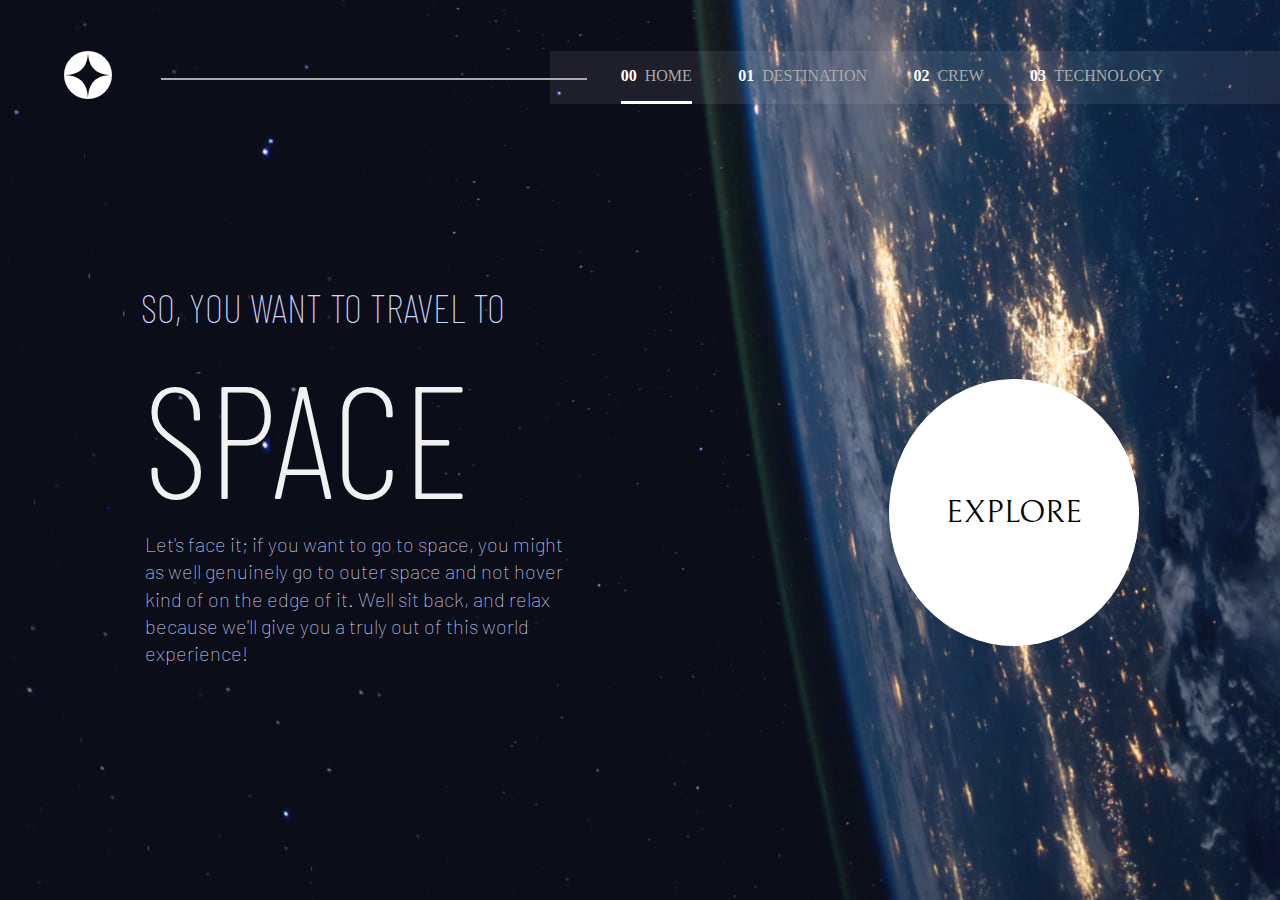
<file: index.html>
<!DOCTYPE html>
<html lang="en">
<head>
    <meta charset="UTF-8">
    <meta http-equiv="X-UA-Compatible" content="IE=edge">
    <meta name="viewport" content="width=device-width, initial-scale=1.0">
    <link href="https://fonts.googleapis.com/css2?family=Barlow&family=Barlow+Condensed&family=Bellefair&display=swap" rel="stylesheet">
    <link rel="stylesheet" href="https://cdnjs.cloudflare.com/ajax/libs/font-awesome/6.0.0-beta2/css/all.min.css" integrity="sha512-YWzhKL2whUzgiheMoBFwW8CKV4qpHQAEuvilg9FAn5VJUDwKZZxkJNuGM4XkWuk94WCrrwslk8yWNGmY1EduTA==" crossorigin="anonymous" referrerpolicy="no-referrer" />
    <link rel="stylesheet" href="./Styles/fonts.css">
    <link rel="stylesheet" href="./Styles/breakpoints.css">
    <link rel="stylesheet" href="./Styles/home.css">
    <link rel="stylesheet" href="./Styles/navbar.css">
    <title>Space Tourism | Home</title>
</head>
<body>
    <div class="desktop-navbar">
        <nav class="nav-container">
            <div class="nav-logo"><a href="./index.html"><img src="./assets/images/shared/logo.svg" alt="" srcset=""></a></div>
            <div class="nav-line"></div>
            <div class="navbar">
                <a href="./index.html">
                    <div class="item-container current-page">
                        <div class="numbers-bold">00</div>
                        <a href="./index.html"><p class='nav-item'>HOME</p></a>
                    </div>
                </a>
                <div class="nav-spacer"></div>
                <a href="./destination.html">
                    <div class="item-container">
                        <div class="numbers-bold">01</div>
                        <a href="./destination.html"><p class='nav-item'>DESTINATION</p></a>
                    </div>
                </a>
                <div class="nav-spacer"></div>
                <a href="./crew.html">
                    <div class="item-container">
                        <div class="numbers-bold">02</div>
                        <a href="./crew.html"><p class='nav-item'>CREW</p></a>
                    </div>
                </a>
                <div class="nav-spacer"></div>
                <a href="./tech.html">
                    <div class="item-container">
                        <div class="numbers-bold">03</div>
                        <a href="./tech.html"><P class='nav-item'>TECHNOLOGY</P></a>
                    </div>
                </a>
                <div class="nav-spacer"></div>
            </div>
        </nav>
    </div>

    <div class="mobile-navbar">
        <div class="nav-logo"><a href="./index.html"><img src="./assets/images/shared/logo.svg" alt="space logo" class='logo-img' srcset=""></a></div>

        <div class="hamburger-menu ">
            <div class="line"></div>
            <div class="line"></div>
            <div class="line"></div>
        </div>

        <div class="opened-menu hide">
            <div class="x-btn">
                <div class="fa-solid fa-xmark"></div>
            </div>

            <a href="./index.html">
                <div class="mobile-item-container">
                    <div class="mobile-numbers-bold">00</div>
                    <p class="mobile-nav-item">HOME</p>
                </div>
            </a>
            <a href="./destination.html">
                <div class="mobile-item-container">
                    <div class="mobile-numbers-bold">01</div>
                    <p class="mobile-nav-item">DESTINATION</p>
                </div>
            </a>
            <a href="./crew.html">
                <div class="mobile-item-container">
                    <div class="mobile-numbers-bold">02</div>
                    <p class="mobile-nav-item">CREW</p>
                </div>
            </a>
            <a href="./tech.html">
                <div class="mobile-item-container">
                    <div class="mobile-numbers-bold">03</div>
                    <p class="mobile-nav-item">TECHNOLOGY</p>
                </div>
            </a>
        </div>
    </div>

    <div class="info-container">
        <div class="left-info-box">
            <h2 class="home-sub-header">SO, YOU WANT TO TRAVEL TO</h2>
            <h1 class="space-title">SPACE</h1>
            <p class="home-paragraph">
                Let's face it; if you want to go to space, you might as well 
                genuinely go to outer space and not hover kind of on the edge
                of it. Well sit back, and relax because we'll give you a 
                truly out of this world experience!
            </p>
        </div>

        <div class="right-info-box">
            <div class="right-explorer-circle"><h2 class='explore'>EXPLORE</h2></div>
        </div>
    </div>
    
    <script src="./JS/app.js"></script>
</body>
</html>
</file>
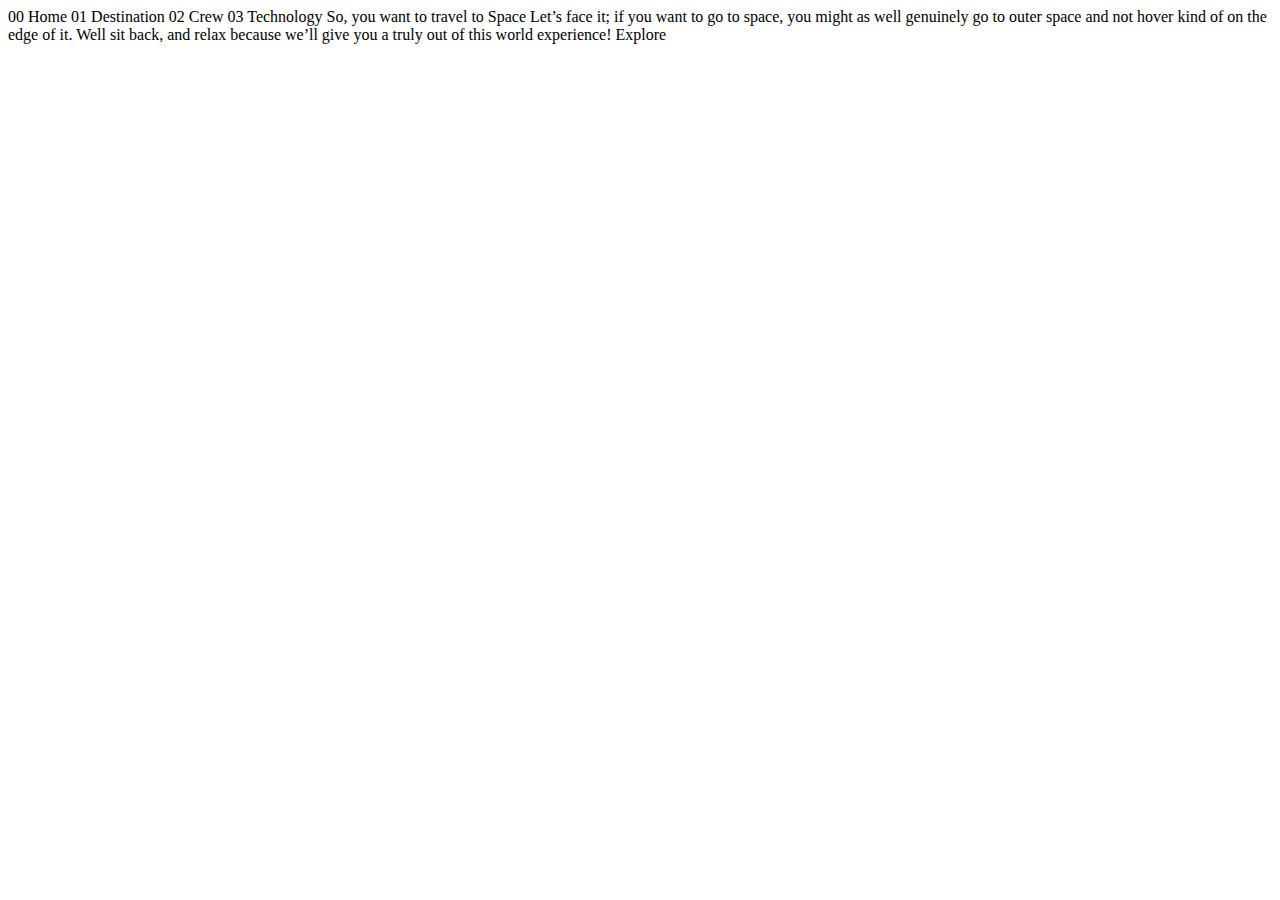
<file: assets/space-tourism-website-main/starter-code/index.html>
<!DOCTYPE html>
<html lang="en">
<head>
  <meta charset="UTF-8">
  <meta name="viewport" content="width=device-width, initial-scale=1.0">

  <link rel="icon" type="image/png" sizes="32x32" href="./assets/favicon-32x32.png">
  
  <title>Frontend Mentor | Space tourism website</title>
</head>
<body>

  00 Home
  01 Destination
  02 Crew
  03 Technology

  So, you want to travel to
  Space
  Let’s face it; if you want to go to space, you might as well genuinely go to 
  outer space and not hover kind of on the edge of it. Well sit back, and relax 
  because we’ll give you a truly out of this world experience!

  Explore

</body>
</html>
</file>
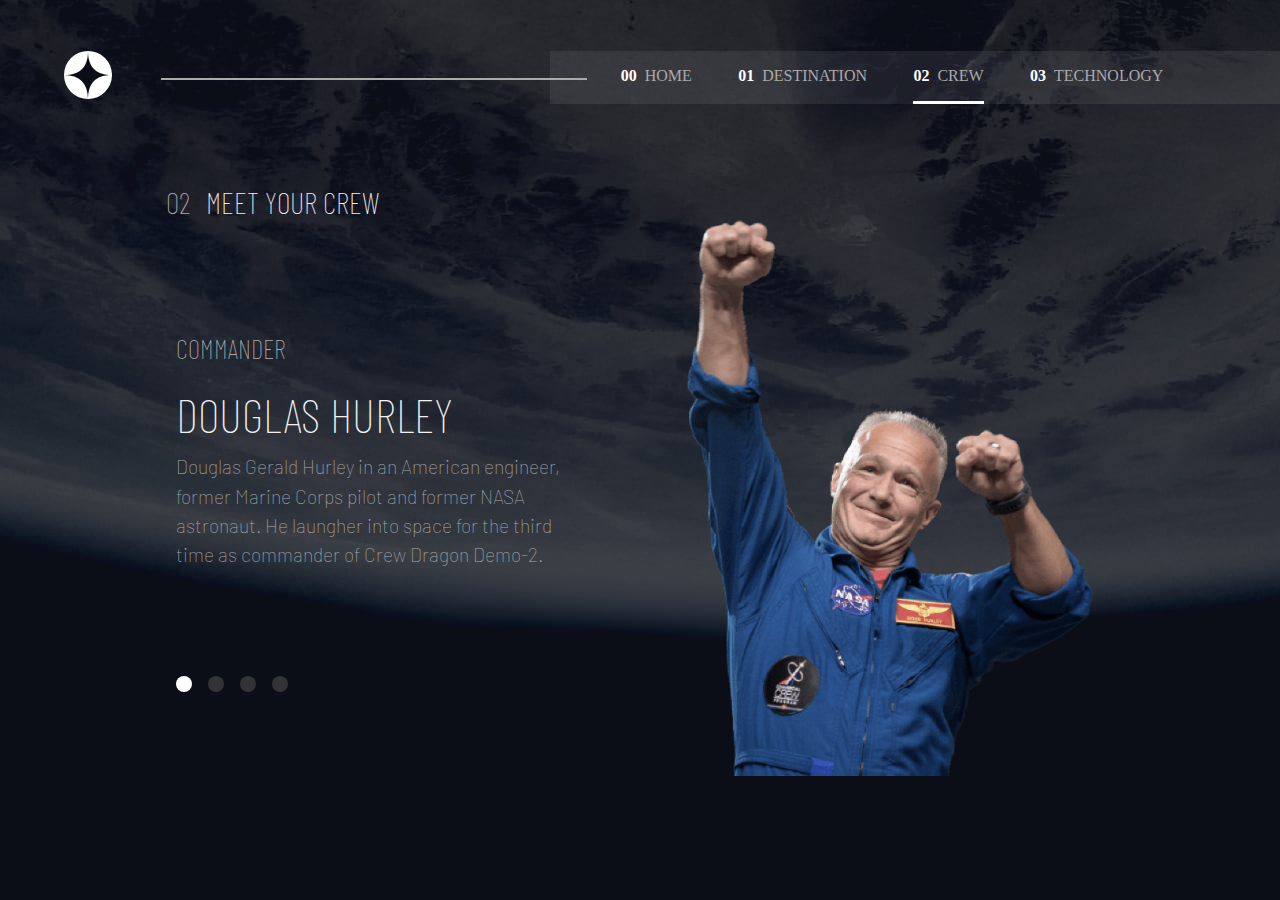
<file: crew.html>
<!DOCTYPE html>
<html lang="en">
<head>
    <meta charset="UTF-8">
    <meta http-equiv="X-UA-Compatible" content="IE=edge">
    <meta name="viewport" content="width=device-width, initial-scale=1.0">
    <link href="https://fonts.googleapis.com/css2?family=Barlow&family=Barlow+Condensed&family=Bellefair&display=swap" rel="stylesheet">
    <link rel="stylesheet" href="https://cdnjs.cloudflare.com/ajax/libs/font-awesome/6.0.0-beta2/css/all.min.css" integrity="sha512-YWzhKL2whUzgiheMoBFwW8CKV4qpHQAEuvilg9FAn5VJUDwKZZxkJNuGM4XkWuk94WCrrwslk8yWNGmY1EduTA==" crossorigin="anonymous" referrerpolicy="no-referrer" />
    <link rel="stylesheet" href="./Styles/fonts.css">
    <link rel="stylesheet" href="./Styles/breakpoints.css">
    <link rel="stylesheet" href="./Styles/crew.css">
    <link rel="stylesheet" href="./Styles/navbar.css">
    <title>Meet The Crew</title>
</head>
<body>
    <div class="desktop-navbar">
        <nav class="nav-container">
            <div class="nav-logo"><a href="./index.html"><img src="./assets/images/shared/logo.svg" alt="" srcset=""></a></div>
            <div class="nav-line"></div>
            <div class="navbar">
                <a href="./index.html">
                    <div class="item-container">
                        <div class="numbers-bold">00</div>
                        <a href="./index.html"><p class='nav-item'>HOME</p></a>
                    </div>
                </a>
                <div class="nav-spacer"></div>
                <a href="./destination.html">
                    <div class="item-container">
                        <div class="numbers-bold">01</div>
                        <a href="./destination.html"><p class='nav-item'>DESTINATION</p></a>
                    </div>
                </a>
                <div class="nav-spacer"></div>
                <a href="./crew.html">
                    <div class="item-container current-page">
                        <div class="numbers-bold">02</div>
                        <a href="./crew.html"><p class='nav-item'>CREW</p></a>
                    </div>
                </a>
                <div class="nav-spacer"></div>
                <a href="./tech.html">
                    <div class="item-container">
                        <div class="numbers-bold">03</div>
                        <a href="./tech.html"><P class='nav-item'>TECHNOLOGY</P></a>
                    </div>
                </a>
                <div class="nav-spacer"></div>
            </div>
        </nav>
    </div>

    <div class="mobile-navbar">
        <div class="nav-logo"><a href="./index.html"><img src="./assets/images/shared/logo.svg" alt="space logo" class='logo-img' srcset=""></a></div>

        <div class="hamburger-menu ">
            <div class="line"></div>
            <div class="line"></div>
            <div class="line"></div>
        </div>

        <div class="opened-menu hide">
            <div class="x-btn">
                <div class="fa-solid fa-xmark"></div>
            </div>

            <a href="./index.html">
                <div class="mobile-item-container">
                    <div class="mobile-numbers-bold">00</div>
                    <p class="mobile-nav-item">HOME</p>
                </div>
            </a>
            <a href="./destination.html">
                <div class="mobile-item-container">
                    <div class="mobile-numbers-bold">01</div>
                    <p class="mobile-nav-item">DESTINATION</p>
                </div>
            </a>
            <a href="./crew.html">
                <div class="mobile-item-container">
                    <div class="mobile-numbers-bold">02</div>
                    <p class="mobile-nav-item">CREW</p>
                </div>
            </a>
            <a href="./tech.html">
                <div class="mobile-item-container">
                    <div class="mobile-numbers-bold">03</div>
                    <p class="mobile-nav-item">TECHNOLOGY</p>
                </div>
            </a>
        </div>
    </div>

    <div class="crew-header">
        <h2 class="page-number">02</h2>
        <h2 class="header">MEET YOUR CREW</h2>
    </div>

    <div class="desktop-markup">
        <div class="body-info-container">
            <div class="all-info-boxes">
                <div class="info-container commander">
                    <h2 class="info-header">COMMANDER</h2>
                    <h2 class="info-name">DOUGLAS HURLEY</h2>
        
                    <div class="info">
                        <p class="info-text">Douglas Gerald Hurley in an American engineer, former Marine Corps pilot and former NASA astronaut. He laungher into space for the third time as commander of Crew Dragon Demo-2.</p>
                    </div>
                </div>
    
                <div class="info-container mission-specialist hide">
                    <h2 class="info-header">MISSION SPECIALIST</h2>
                    <h2 class="info-name">MARK SHUTTLEWORTH</h2>
        
                    <div class="info">
                        <p class="info-text">Mark Richard Shuttleworth is the founder and CEO of Canonical, the company behind the Linux-based Ubunto operating system. Shuttleworth became the first South African to travel to space as a space tourist.</p>
                    </div>
                </div>
    
                <div class="info-container pilot hide">
                    <h2 class="info-header">PILOT</h2>
                    <h2 class="info-name">VICTOR GLOVER</h2>
        
                    <div class="info">
                        <p class="info-text">Pilot of the first operational flight of the SpaceX Crew Dragon to the international Space Station. Glover is a commander in the U.S. Navy where he pilots an F/A-18. He was a crew member of Expedition 64, and served as a station systems flight engineer.</p>
                    </div>
                </div>
    
                <div class="info-container flight-engineer hide">
                    <h2 class="info-header">FLIGHT ENGINEER</h2>
                    <h2 class="info-name">ANOUSHEH ANSARI</h2>
        
                    <div class="info">
                        <p class="info-text">Anousheh Ansari is an Iranian American engineer and co-founder of Prodea Systems. Ansari was the fourth self-funded space tourist, the first self-funded woman to fly the ISS, and the first Iranian in space.</p>
                    </div>
                </div>
    
                <div class="nav-selector">
                    <div class="selector-one circle current-person"></div>
                    <div class="selector-two circle"></div>
                    <div class="selector-three circle"></div>
                    <div class="selector-four circle"></div>
                </div>
            </div>
    
            <div class="images-container">
                <img src="./assets/images/crew/image-douglas-hurley.png" alt="Hurley" class="commander-img img">
                <img src="./assets/images/crew/image-mark-shuttleworth.png" alt="Shuttleworth" class="mission-specialist-img hide img">
                <img src="./assets/images/crew/image-victor-glover.png" alt="Glover" class="pilot-img hide img">
                <img src="./assets/images/crew/image-anousheh-ansari.png" alt="Anousheh Ansari" class="flight-engineer-img hide img">
            </div>
        </div>
    </div>

    <div class="mobile-markup">
        <div class="body-info-container">
            <div class="images-container">
                <img src="./assets/images/crew/image-douglas-hurley.png" alt="Hurley" class="commander-img img">
                <img src="./assets/images/crew/image-mark-shuttleworth.png" alt="Shuttleworth" class="mission-specialist-img hide img">
                <img src="./assets/images/crew/image-victor-glover.png" alt="Glover" class="pilot-img hide img">
                <img src="./assets/images/crew/image-anousheh-ansari.png" alt="Anousheh Ansari" class="flight-engineer-img hide img">
            </div>

            <div class="nav-selector">
                <div class="selector-one circle current-person"></div>
                <div class="selector-two circle"></div>
                <div class="selector-three circle"></div>
                <div class="selector-four circle"></div>
            </div>

            <div class="all-info-boxes">
                <div class="info-container commander">
                    <h2 class="info-header">COMMANDER</h2>
                    <h2 class="info-name">DOUGLAS HURLEY</h2>
        
                    <div class="info">
                        <p class="info-text">Douglas Gerald Hurley in an American engineer, former Marine Corps pilot and former NASA astronaut. He laungher into space for the third time as commander of Crew Dragon Demo-2.</p>
                    </div>
                </div>
    
                <div class="info-container mission-specialist hide">
                    <h2 class="info-header">MISSION SPECIALIST</h2>
                    <h2 class="info-name">MARK SHUTTLEWORTH</h2>
        
                    <div class="info">
                        <p class="info-text">Mark Richard Shuttleworth is the founder and CEO of Canonical, the company behind the Linux-based Ubunto operating system. Shuttleworth became the first South African to travel to space as a space tourist.</p>
                    </div>
                </div>
    
                <div class="info-container pilot hide">
                    <h2 class="info-header">PILOT</h2>
                    <h2 class="info-name">VICTOR GLOVER</h2>
        
                    <div class="info">
                        <p class="info-text">Pilot of the first operational flight of the SpaceX Crew Dragon to the international Space Station. Glover is a commander in the U.S. Navy where he pilots an F/A-18. He was a crew member of Expedition 64, and served as a station systems flight engineer.</p>
                    </div>
                </div>
    
                <div class="info-container flight-engineer hide">
                    <h2 class="info-header">FLIGHT ENGINEER</h2>
                    <h2 class="info-name">ANOUSHEH ANSARI</h2>
        
                    <div class="info">
                        <p class="info-text">Anousheh Ansari is an Iranian American engineer and co-founder of Prodea Systems. Ansari was the fourth self-funded space tourist, the first self-funded woman to fly the ISS, and the first Iranian in space.</p>
                    </div>
                </div>
            </div>
        </div>
    </div>
    
    
    <script src="./JS/app.js"></script>
</body>
</html>
</file>
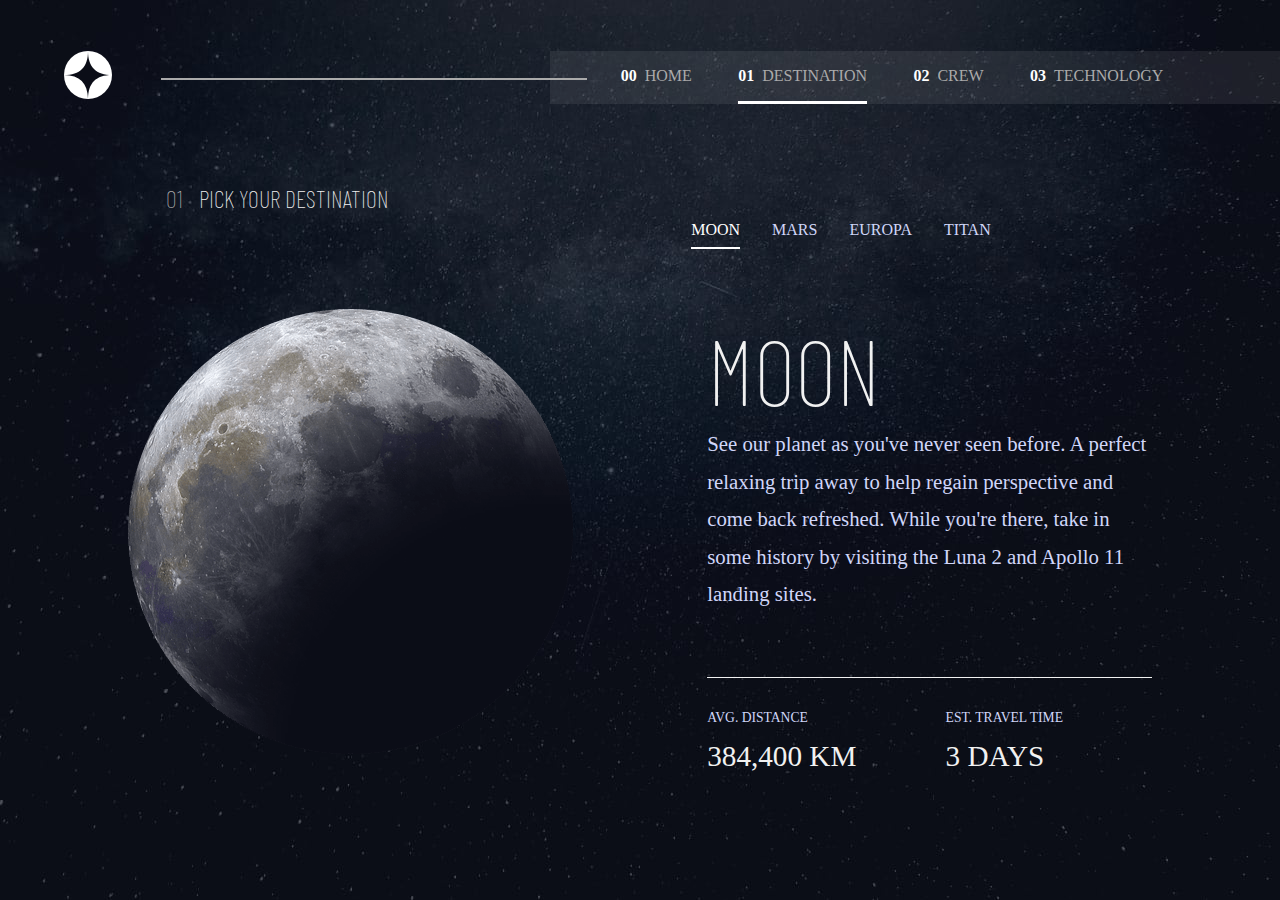
<file: destination.html>
<!DOCTYPE html>
<html lang="en">
<head>
    <meta charset="UTF-8">
    <meta http-equiv="X-UA-Compatible" content="IE=edge">
    <meta name="viewport" content="width=device-width, initial-scale=1.0">
    <link href="https://fonts.googleapis.com/css2?family=Barlow&family=Barlow+Condensed&family=Bellefair&display=swap" rel="stylesheet">
    <link rel="stylesheet" href="https://cdnjs.cloudflare.com/ajax/libs/font-awesome/6.0.0-beta2/css/all.min.css" integrity="sha512-YWzhKL2whUzgiheMoBFwW8CKV4qpHQAEuvilg9FAn5VJUDwKZZxkJNuGM4XkWuk94WCrrwslk8yWNGmY1EduTA==" crossorigin="anonymous" referrerpolicy="no-referrer" />
    <link rel="stylesheet" href="./Styles/fonts.css">
    <link rel="stylesheet" href="./Styles/breakpoints.css">
    <link rel="stylesheet" href="./Styles/navbar.css">
    <link rel="stylesheet" href="./Styles/destination.css">
    <title>Choose Your Destination</title>
</head>
<body>
    <div class="desktop-navbar">
        <nav class="nav-container">
            <div class="nav-logo"><a href="./index.html"><img src="./assets/images/shared/logo.svg" alt="" srcset=""></a></div>
            <div class="nav-line"></div>
            <div class="navbar">
                <a href="./index.html">
                    <div class="item-container">
                        <div class="numbers-bold">00</div>
                        <a href="./index.html"><p class='nav-item'>HOME</p></a>
                    </div>
                </a>
                <div class="nav-spacer"></div>
                <a href="./destination.html">
                    <div class="item-container current-page">
                        <div class="numbers-bold">01</div>
                        <a href="./destination.html"><p class='nav-item'>DESTINATION</p></a>
                    </div>
                </a>
                <div class="nav-spacer"></div>
                <a href="./crew.html">
                    <div class="item-container">
                        <div class="numbers-bold">02</div>
                        <a href="./crew.html"><p class='nav-item'>CREW</p></a>
                    </div>
                </a>
                <div class="nav-spacer"></div>
                <a href="./tech.html">
                    <div class="item-container">
                        <div class="numbers-bold">03</div>
                        <a href="./tech.html"><P class='nav-item'>TECHNOLOGY</P></a>
                    </div>
                </a>
                <div class="nav-spacer"></div>
            </div>
        </nav>
    </div>

    <div class="mobile-navbar">
        <div class="nav-logo"><a href="./index.html"><img src="./assets/images/shared/logo.svg" alt="space logo" class='logo-img' srcset=""></a></div>

        <div class="hamburger-menu ">
            <div class="line"></div>
            <div class="line"></div>
            <div class="line"></div>
        </div>

        <div class="opened-menu hide">
            <div class="x-btn">
                <div class="fa-solid fa-xmark"></div>
            </div>

            <a href="./index.html">
                <div class="mobile-item-container">
                    <div class="mobile-numbers-bold">00</div>
                    <p class="mobile-nav-item">HOME</p>
                </div>
            </a>
            <a href="./destination.html">
                <div class="mobile-item-container">
                    <div class="mobile-numbers-bold">01</div>
                    <p class="mobile-nav-item">DESTINATION</p>
                </div>
            </a>
            <a href="./crew.html">
                <div class="mobile-item-container">
                    <div class="mobile-numbers-bold">02</div>
                    <p class="mobile-nav-item">CREW</p>
                </div>
            </a>
            <a href="./tech.html">
                <div class="mobile-item-container">
                    <div class="mobile-numbers-bold">03</div>
                    <p class="mobile-nav-item">TECHNOLOGY</p>
                </div>
            </a>
        </div>
    </div>

    <div class="destination-header">
        <h2 class="page-number">01</h2>
        <h2 class="header">PICK YOUR DESTINATION</h2>
    </div>

    <div class="body-info-container">
        <div class="images-container">
            <img src="./assets/images/destination/image-moon.png" alt="the moon" class="moon-img">
            <img src="./assets/images/destination/image-mars.png" alt="the moon" class="mars-img hide">
            <img src="./assets/images/destination/image-europa.png" alt="the moon" class="europa-img hide">
            <img src="./assets/images/destination/image-titan.png" alt="the moon" class="titan-img hide">
        </div>

        <div class="info-container">
            <div class="body-nav-container">
                <p class="body-nav-item current-img">MOON</p><div class="body-nav-spacer"></div>
                <p class="body-nav-item">MARS</p><div class="body-nav-spacer"></div>
                <p class="body-nav-item">EUROPA</p><div class="body-nav-spacer"></div>
                <p class="body-nav-item">TITAN</p><div class="body-nav-spacer"></div>
            </div>

            <div class="moon-container">
                <div class="description-container">
                    <h2 class="title-header">MOON</h2>
                    <p class="planet-info">See our planet as you've never seen before. A perfect relaxing trip away to help regain perspective and come back refreshed. While you're there, take in some history by visiting the Luna 2 and Apollo 11 landing sites.</p>
                </div>

                <div class="planet-stats">
                    <div class="distance-info">
                        <p class="stat-header">AVG. DISTANCE</p>
                        <p class="stat">384,400 KM</p>
                    </div>
                    <div class="travel-info">
                        <p class="stat-header">EST. TRAVEL TIME</p>
                        <p class="stat">3 DAYS</p>
                    </div>
                </div>
            </div>

            <div class="mars-container hide">
                <div class="description-container">
                    <h2 class="title-header">MARS</h2>
                    <p class="planet-info">Don't forget to pack your hiking boots. You'll need them to tackle Olympus Mons, the tallest planetary mountain in our solar system. It's two and a half times the size of Everest!</p>
                </div>

                <div class="planet-stats">
                    <div class="distance-info">
                        <p class="stat-header">AVG. DISTANCE</p>
                        <p class="stat">225 MIL. KM</p>
                    </div>
                    <div class="travel-info">
                        <p class="stat-header">EST. TRAVEL TIME</p>
                        <p class="stat">9 MONTHS</p>
                    </div>
                </div>
            </div>

            <div class="europa-container hide">
                <div class="description-container">
                    <h2 class="title-header">EUROPA</h2>
                    <p class="planet-info">The smallest of the four Galilean moons orbiting Jupiter, Europa is a winter lover's dream. With an icy surface, it's perfect for a bit of ice skating, curling, hockey, or simple relaxation in your snug wintery cabin.</p>
                </div>

                <div class="planet-stats">
                    <div class="distance-info">
                        <p class="stat-header">AVG. DISTANCE</p>
                        <p class="stat">628 MIL. KM</p>
                    </div>
                    <div class="travel-info">
                        <p class="stat-header">EST. TRAVEL TIME</p>
                        <p class="stat">3 YEARS</p>
                    </div>
                </div>
            </div>

            <div class="titan-container hide">
                <div class="description-container">
                    <h2 class="title-header">TITAN</h2>
                    <p class="planet-info">The only moon known to have a dense atmosphere other than Earth, Titan is a home away from home (just a few hundred degrees colder!). As a bonus, you get striking views of the Rings of Saturn.</p>
                </div>

                <div class="planet-stats">
                    <div class="distance-info">
                        <p class="stat-header">AVG. DISTANCE</p>
                        <p class="stat">1.6 Bil KM</p>
                    </div>
                    <div class="travel-info">
                        <p class="stat-header">EST. TRAVEL TIME</p>
                        <p class="stat">7 YEARS</p>
                    </div>
                </div>
            </div>
        </div>
    </div>
    
    <script src="./JS/app.js"></script>
</body>
</html>
</file>
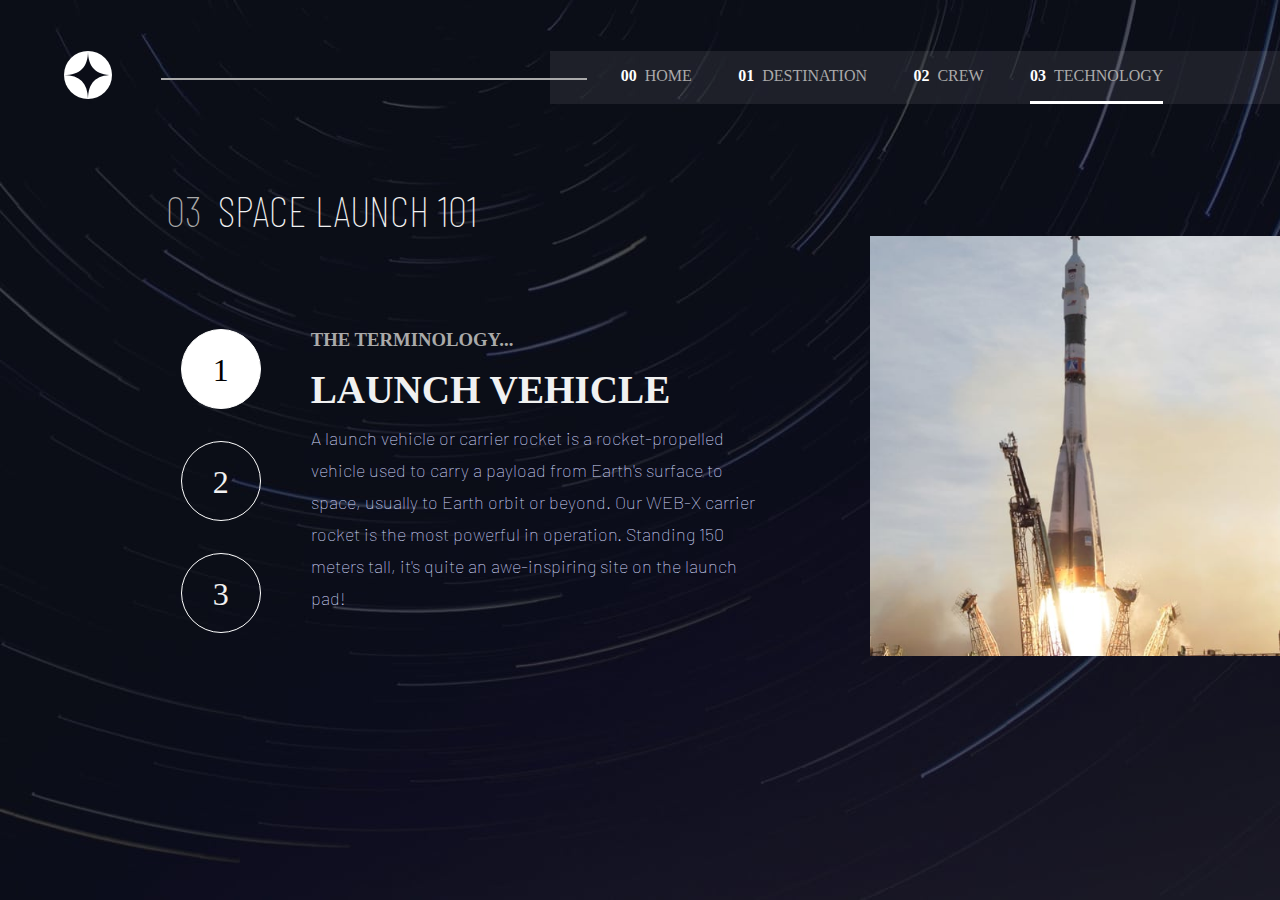
<file: tech.html>
<!DOCTYPE html>
<html lang="en">
<head>
    <meta charset="UTF-8">
    <meta http-equiv="X-UA-Compatible" content="IE=edge">
    <meta name="viewport" content="width=device-width, initial-scale=1.0">
    <link href="https://fonts.googleapis.com/css2?family=Barlow&family=Barlow+Condensed&family=Bellefair&display=swap" rel="stylesheet">
    <link rel="stylesheet" href="https://cdnjs.cloudflare.com/ajax/libs/font-awesome/6.0.0-beta2/css/all.min.css" integrity="sha512-YWzhKL2whUzgiheMoBFwW8CKV4qpHQAEuvilg9FAn5VJUDwKZZxkJNuGM4XkWuk94WCrrwslk8yWNGmY1EduTA==" crossorigin="anonymous" referrerpolicy="no-referrer" />
    <link rel="stylesheet" href="./Styles/fonts.css">
    <link rel="stylesheet" href="./Styles/breakpoints.css">
    <link rel="stylesheet" href="./Styles/navbar.css">
    <link rel="stylesheet" href="./Styles/tech.css">
    <title>Our Technology</title>
</head>
<body>
    <div class="desktop-navbar">
        <nav class="nav-container">
            <div class="nav-logo"><a href="./index.html"><img src="./assets/images/shared/logo.svg" alt="" srcset=""></a></div>
            <div class="nav-line"></div>
            <div class="navbar">
                <a href="./index.html">
                    <div class="item-container">
                        <div class="numbers-bold">00</div>
                        <a href="./index.html"><p class='nav-item'>HOME</p></a>
                    </div>
                </a>
                <div class="nav-spacer"></div>
                <a href="./destination.html">
                    <div class="item-container">
                        <div class="numbers-bold">01</div>
                        <a href="./destination.html"><p class='nav-item'>DESTINATION</p></a>
                    </div>
                </a>
                <div class="nav-spacer"></div>
                <a href="./crew.html">
                    <div class="item-container">
                        <div class="numbers-bold">02</div>
                        <a href="./crew.html"><p class='nav-item'>CREW</p></a>
                    </div>
                </a>
                <div class="nav-spacer"></div>
                <a href="./tech.html">
                    <div class="item-container current-page">
                        <div class="numbers-bold">03</div>
                        <a href="./tech.html"><P class='nav-item'>TECHNOLOGY</P></a>
                    </div>
                </a>
                <div class="nav-spacer"></div>
            </div>
        </nav>
    </div>

    <div class="mobile-navbar">
        <div class="nav-logo"><a href="./index.html"><img src="./assets/images/shared/logo.svg" alt="space logo" class='logo-img' srcset=""></a></div>

        <div class="hamburger-menu ">
            <div class="line"></div>
            <div class="line"></div>
            <div class="line"></div>
        </div>

        <div class="opened-menu hide">
            <div class="x-btn">
                <div class="fa-solid fa-xmark"></div>
            </div>

            <a href="./index.html">
                <div class="mobile-item-container">
                    <div class="mobile-numbers-bold">00</div>
                    <p class="mobile-nav-item">HOME</p>
                </div>
            </a>
            <a href="./destination.html">
                <div class="mobile-item-container">
                    <div class="mobile-numbers-bold">01</div>
                    <p class="mobile-nav-item">DESTINATION</p>
                </div>
            </a>
            <a href="./crew.html">
                <div class="mobile-item-container">
                    <div class="mobile-numbers-bold">02</div>
                    <p class="mobile-nav-item">CREW</p>
                </div>
            </a>
            <a href="./tech.html">
                <div class="mobile-item-container">
                    <div class="mobile-numbers-bold">03</div>
                    <p class="mobile-nav-item">TECHNOLOGY</p>
                </div>
            </a>
        </div>
    </div>

    <!-- Desktop Styling -->
    <div class="desktop-markup">
        <div class="tech-header">
            <h2 class="page-number">03</h2>
            <h2 class="header">SPACE LAUNCH 101</h2>
        </div>
    
        <div class="body-container">
            <div class="nav-numbers">
                <div class="nav-circle current-circle">1</div>
                <div class="nav-circle">2</div>
                <div class="nav-circle">3</div>
            </div>
    
            <div class="info-container">
                <h3 class="term-header">THE TERMINOLOGY...</h3>
                <h1 class="info-header">LAUNCH VEHICLE</h1>
                <p class="info">A launch vehicle or carrier rocket is a rocket-propelled vehicle used to carry a payload from Earth's surface to space, usually to Earth orbit or beyond. Our WEB-X carrier rocket is the most powerful in operation. Standing 150 meters tall, it's quite an awe-inspiring site on the launch pad!</p>
            </div>
    
            <div class="info-container hide">
                <h3 class="term-header">THE TERMINOLOGY...</h3>
                <h1 class="info-header">SPACEPORT</h1>
                <p class="info">A spaceport or cosmodrome is a site for launching (or receiving) spacecraft, by analogy to the seaport for ships or airport for aircraft. Based in the famous Cape Canaveral, our spaceport is ideally situated to take advantage of the Earth's rotation for launch. </p>
            </div>
    
            <div class="info-container hide">
                <h3 class="term-header">THE TERMINOLOGY...</h3>
                <h1 class="info-header">SPACE CAPSULE</h1>
                <p class="info">A space capsule is an often-crewed spacecraft that uses a blunt-body reentry capsule to reenter the Earth's atmosphere without wings. Our capsule is where you'll spend your time during the flight. It includes a space gym, cinema, and plenty of other activities to keep you entertained.</p>
            </div>
    
            <div class="img-container">
                <img src="./assets/images/technology/image-launch-vehicle-portrait.jpg" alt="" class="tech-img">
                <img src="./assets/images/technology/image-spaceport-portrait.jpg" alt="" class="tech-img hide">
                <img src="./assets/images/technology/image-space-capsule-portrait.jpg" alt="" class="tech-img hide">
            </div>
        </div>
    </div>

    <!-- Mobile && Tablet Styling -->
    <div class="mobile-markup">
        <div class="tech-header">
            <h2 class="page-number">03</h2>
            <h2 class="header">SPACE LAUNCH 101</h2>
        </div>
    
        <div class="body-container">
            <div class="img-container">
                <img src="./assets/images/technology/image-launch-vehicle-landscape.jpg" alt="" class="tech-img  launch-img">
                <img src="./assets/images/technology/image-spaceport-landscape.jpg" alt="" class="tech-img hide">
                <img src="./assets/images/technology/image-space-capsule-landscape.jpg" alt="" class="tech-img hide">
            </div>

            <div class="nav-numbers">
                <div class="nav-circle current-circle">1</div>
                <div class="nav-circle">2</div>
                <div class="nav-circle">3</div>
            </div>
    
            <div class="info-container">
                <h3 class="term-header">THE TERMINOLOGY...</h3>
                <h1 class="info-header">LAUNCH VEHICLE</h1>
                <p class="info">A launch vehicle or carrier rocket is a rocket-propelled vehicle used to carry a payload from Earth's surface to space, usually to Earth orbit or beyond. Our WEB-X carrier rocket is the most powerful in operation. Standing 150 meters tall, it's quite an awe-inspiring site on the launch pad!</p>
            </div>
    
            <div class="info-container hide">
                <h3 class="term-header">THE TERMINOLOGY...</h3>
                <h1 class="info-header">SPACEPORT</h1>
                <p class="info">A spaceport or cosmodrome is a site for launching (or receiving) spacecraft, by analogy to the seaport for ships or airport for aircraft. Based in the famous Cape Canaveral, our spaceport is ideally situated to take advantage of the Earth's rotation for launch. </p>
            </div>
    
            <div class="info-container hide">
                <h3 class="term-header">THE TERMINOLOGY...</h3>
                <h1 class="info-header">SPACE CAPSULE</h1>
                <p class="info">A space capsule is an often-crewed spacecraft that uses a blunt-body reentry capsule to reenter the Earth's atmosphere without wings. Our capsule is where you'll spend your time during the flight. It includes a space gym, cinema, and plenty of other activities to keep you entertained.</p>
            </div>
        </div>
    </div>
    
    <script src="./JS/app.js"></script>
</body>
</html>
</file>
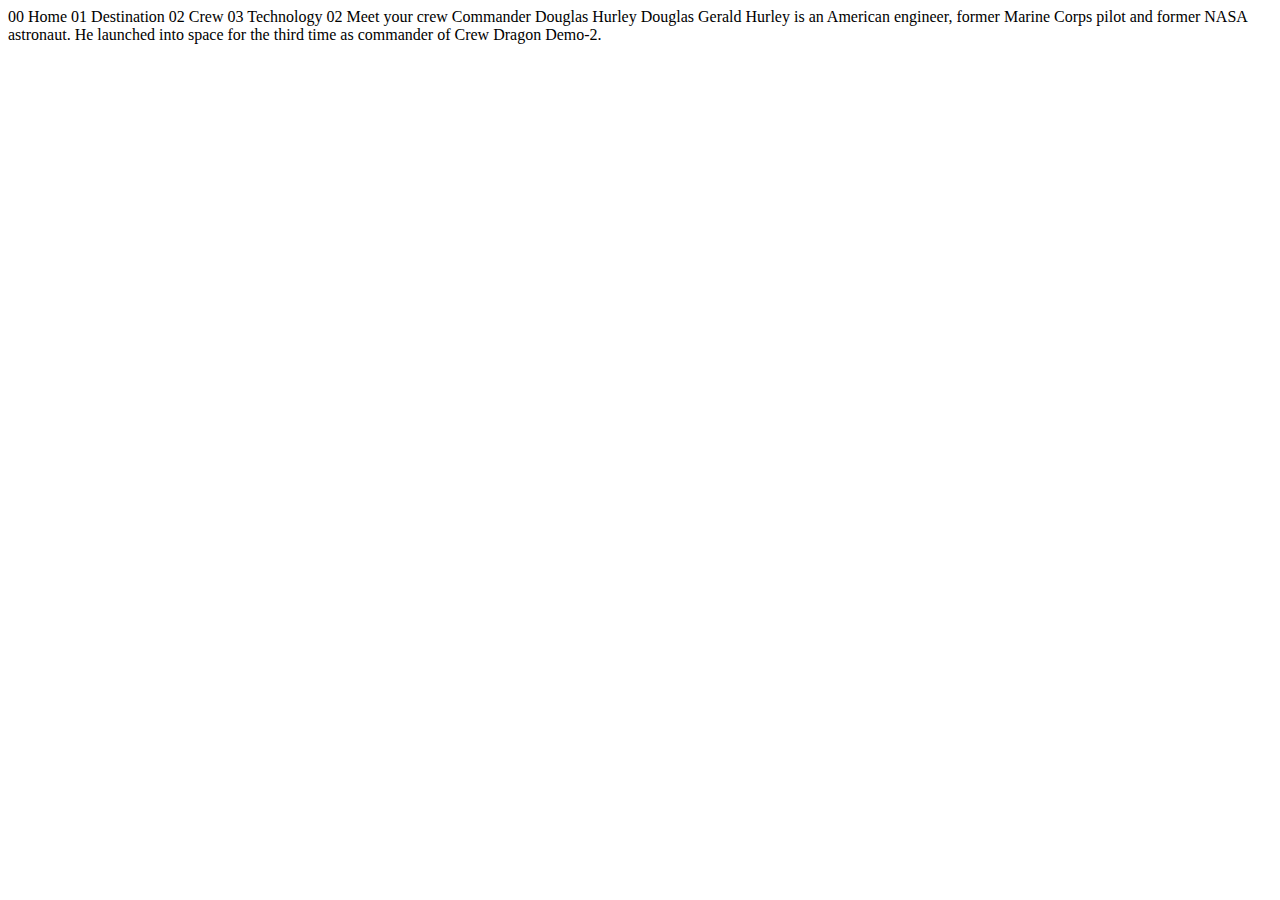
<file: assets/space-tourism-website-main/starter-code/crew-commander.html>
<!DOCTYPE html>
<html lang="en">
<head>
  <meta charset="UTF-8">
  <meta name="viewport" content="width=device-width, initial-scale=1.0">

  <link rel="icon" type="image/png" sizes="32x32" href="./assets/favicon-32x32.png">
  
  <title>Frontend Mentor | Space tourism website</title>
</head>
<body>

  00 Home
  01 Destination
  02 Crew
  03 Technology

  02 Meet your crew

  Commander
  Douglas Hurley

  Douglas Gerald Hurley is an American engineer, former Marine Corps pilot 
  and former NASA astronaut. He launched into space for the third time as 
  commander of Crew Dragon Demo-2.
</body>
</html>
</file>
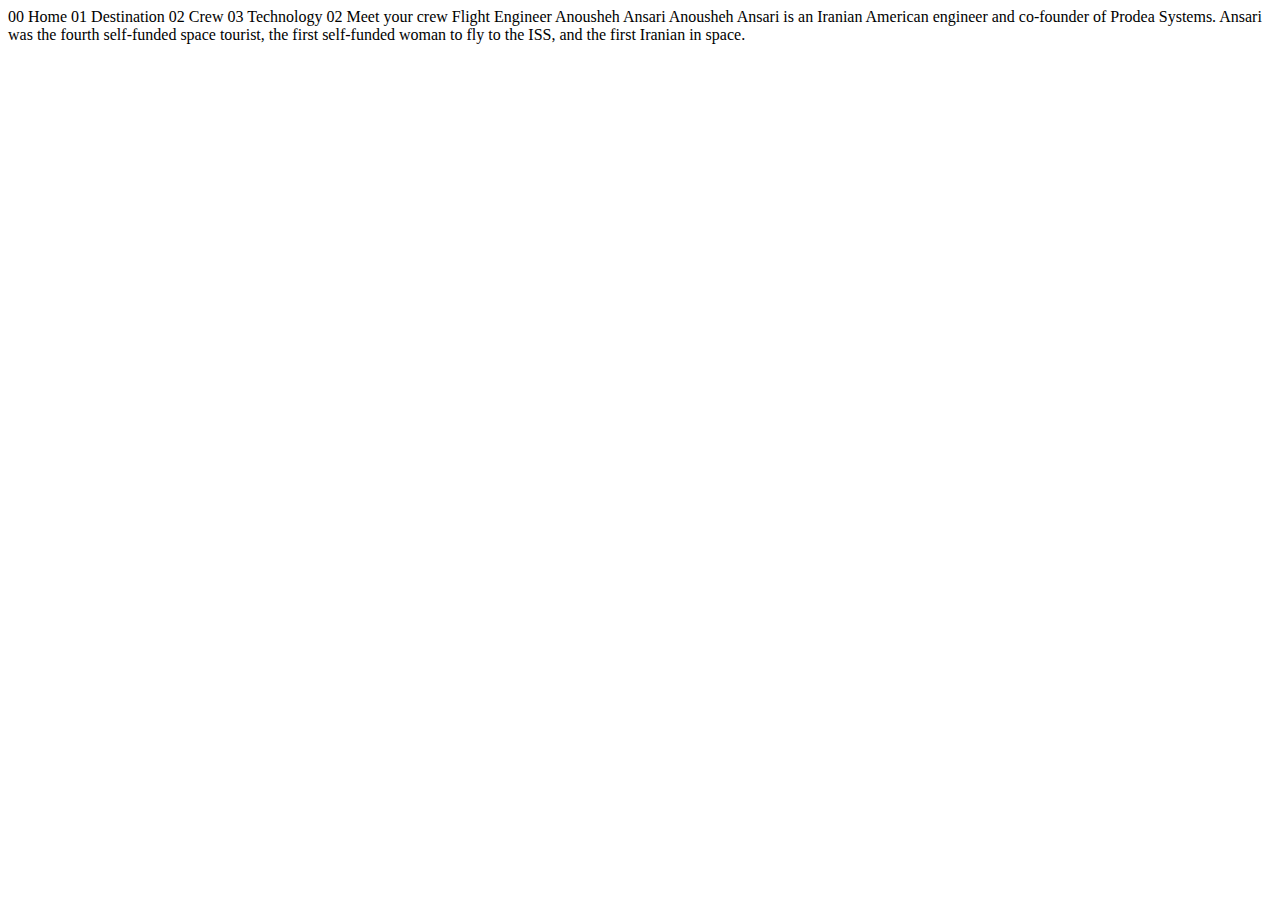
<file: assets/space-tourism-website-main/starter-code/crew-engineer.html>
<!DOCTYPE html>
<html lang="en">
<head>
  <meta charset="UTF-8">
  <meta name="viewport" content="width=device-width, initial-scale=1.0">

  <link rel="icon" type="image/png" sizes="32x32" href="./assets/favicon-32x32.png">
  
  <title>Frontend Mentor | Space tourism website</title>
</head>
<body>

  00 Home
  01 Destination
  02 Crew
  03 Technology

  02 Meet your crew

  Flight Engineer
  Anousheh Ansari

  Anousheh Ansari is an Iranian American engineer and co-founder of Prodea Systems. 
  Ansari was the fourth self-funded space tourist, the first self-funded woman to 
  fly to the ISS, and the first Iranian in space. 
</body>
</html>
</file>
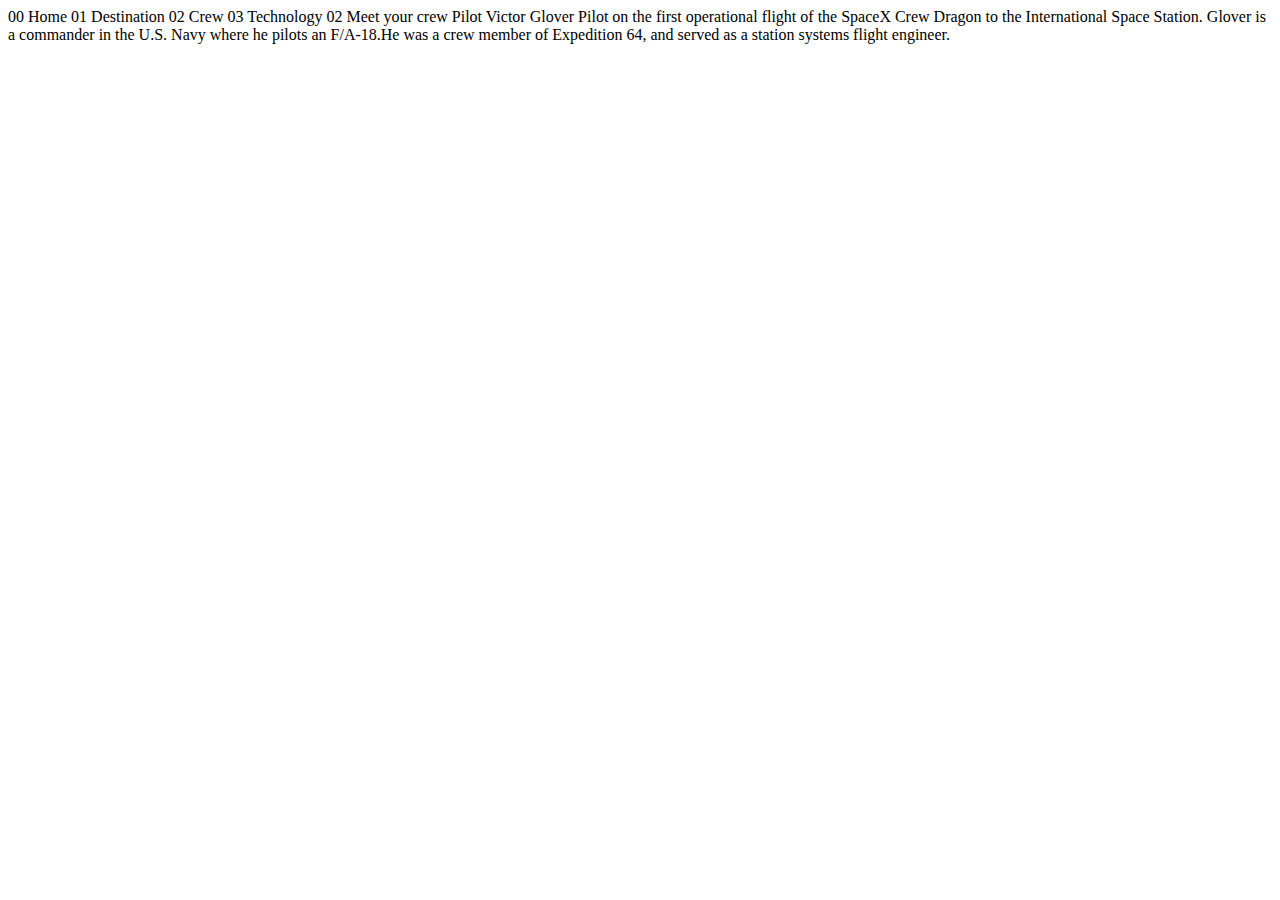
<file: assets/space-tourism-website-main/starter-code/crew-pilot.html>
<!DOCTYPE html>
<html lang="en">
<head>
  <meta charset="UTF-8">
  <meta name="viewport" content="width=device-width, initial-scale=1.0">

  <link rel="icon" type="image/png" sizes="32x32" href="./assets/favicon-32x32.png">
  
  <title>Frontend Mentor | Space tourism website</title>
</head>
<body>

  00 Home
  01 Destination
  02 Crew
  03 Technology

  02 Meet your crew

  Pilot
  Victor Glover

  Pilot on the first operational flight of the SpaceX Crew Dragon to the 
  International Space Station. Glover is a commander in the U.S. Navy where 
  he pilots an F/A-18.He was a crew member of Expedition 64, and served as a 
  station systems flight engineer. 
</body>
</html>
</file>
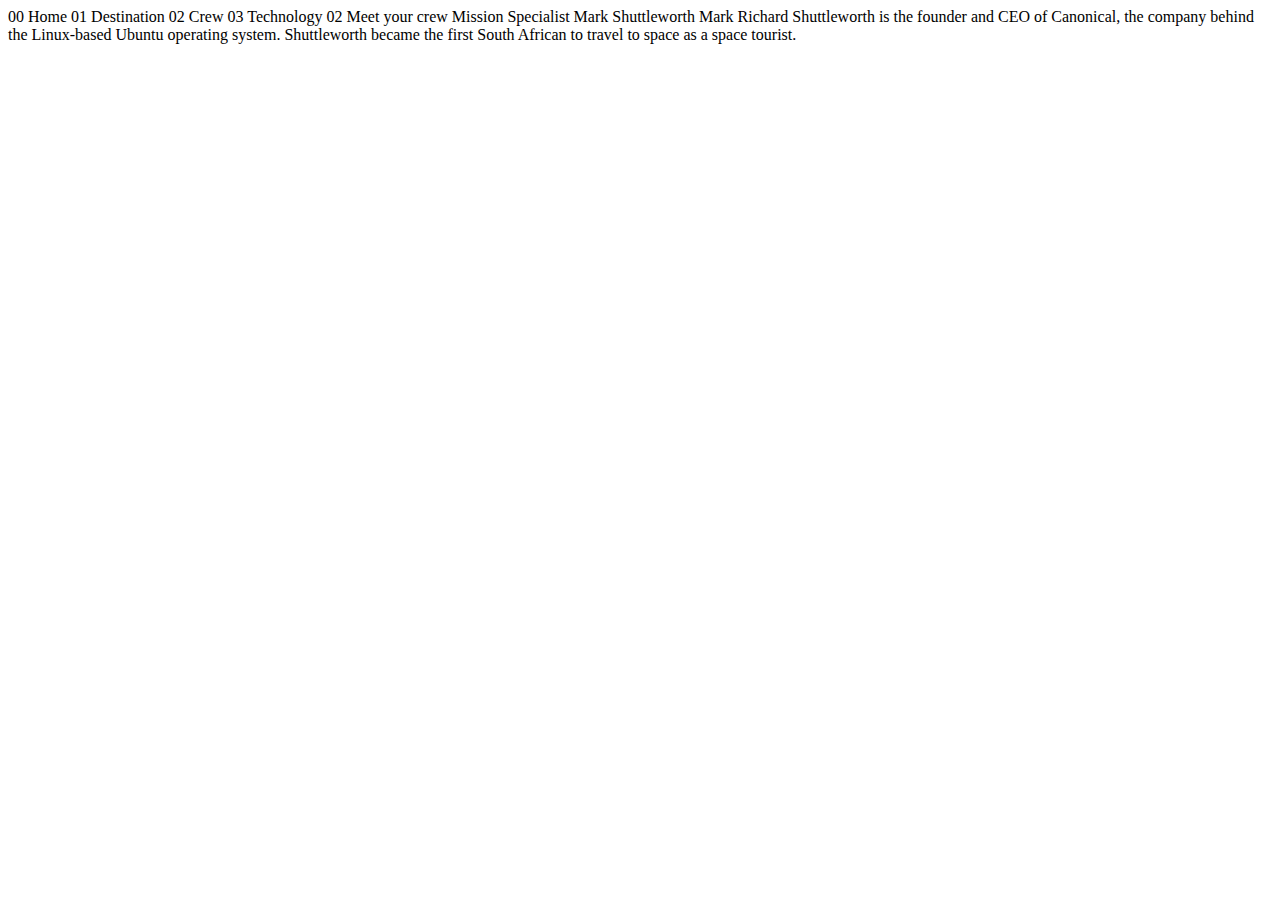
<file: assets/space-tourism-website-main/starter-code/crew-specialist.html>
<!DOCTYPE html>
<html lang="en">
<head>
  <meta charset="UTF-8">
  <meta name="viewport" content="width=device-width, initial-scale=1.0">

  <link rel="icon" type="image/png" sizes="32x32" href="./assets/favicon-32x32.png">
  
  <title>Frontend Mentor | Space tourism website</title>
</head>
<body>

  00 Home
  01 Destination
  02 Crew
  03 Technology

  02 Meet your crew

  Mission Specialist
  Mark Shuttleworth

  Mark Richard Shuttleworth is the founder and CEO of Canonical, the company behind 
  the Linux-based Ubuntu operating system. Shuttleworth became the first South 
  African to travel to space as a space tourist.
</body>
</html>
</file>
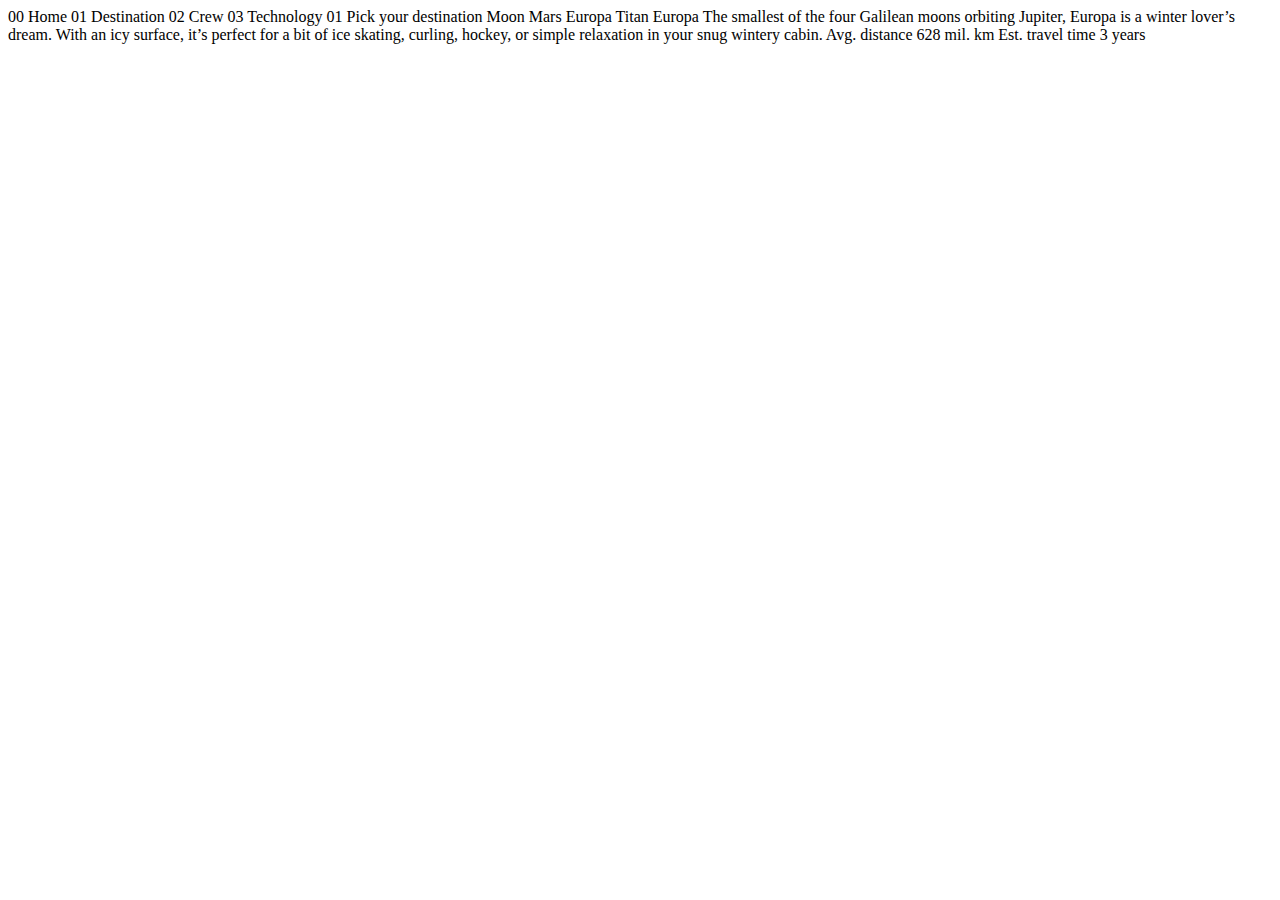
<file: assets/space-tourism-website-main/starter-code/destination-europa.html>
<!DOCTYPE html>
<html lang="en">
<head>
  <meta charset="UTF-8">
  <meta name="viewport" content="width=device-width, initial-scale=1.0">

  <link rel="icon" type="image/png" sizes="32x32" href="./assets/favicon-32x32.png">
  
  <title>Frontend Mentor | Space tourism website</title>
</head>
<body>

  00 Home
  01 Destination
  02 Crew
  03 Technology

  01 Pick your destination

  Moon
  Mars
  Europa
  Titan

  Europa

  The smallest of the four Galilean moons orbiting Jupiter, Europa is a 
  winter lover’s dream. With an icy surface, it’s perfect for a bit of 
  ice skating, curling, hockey, or simple relaxation in your snug 
  wintery cabin.

  Avg. distance
  628 mil. km

  Est. travel time
  3 years
</body>
</html>
</file>
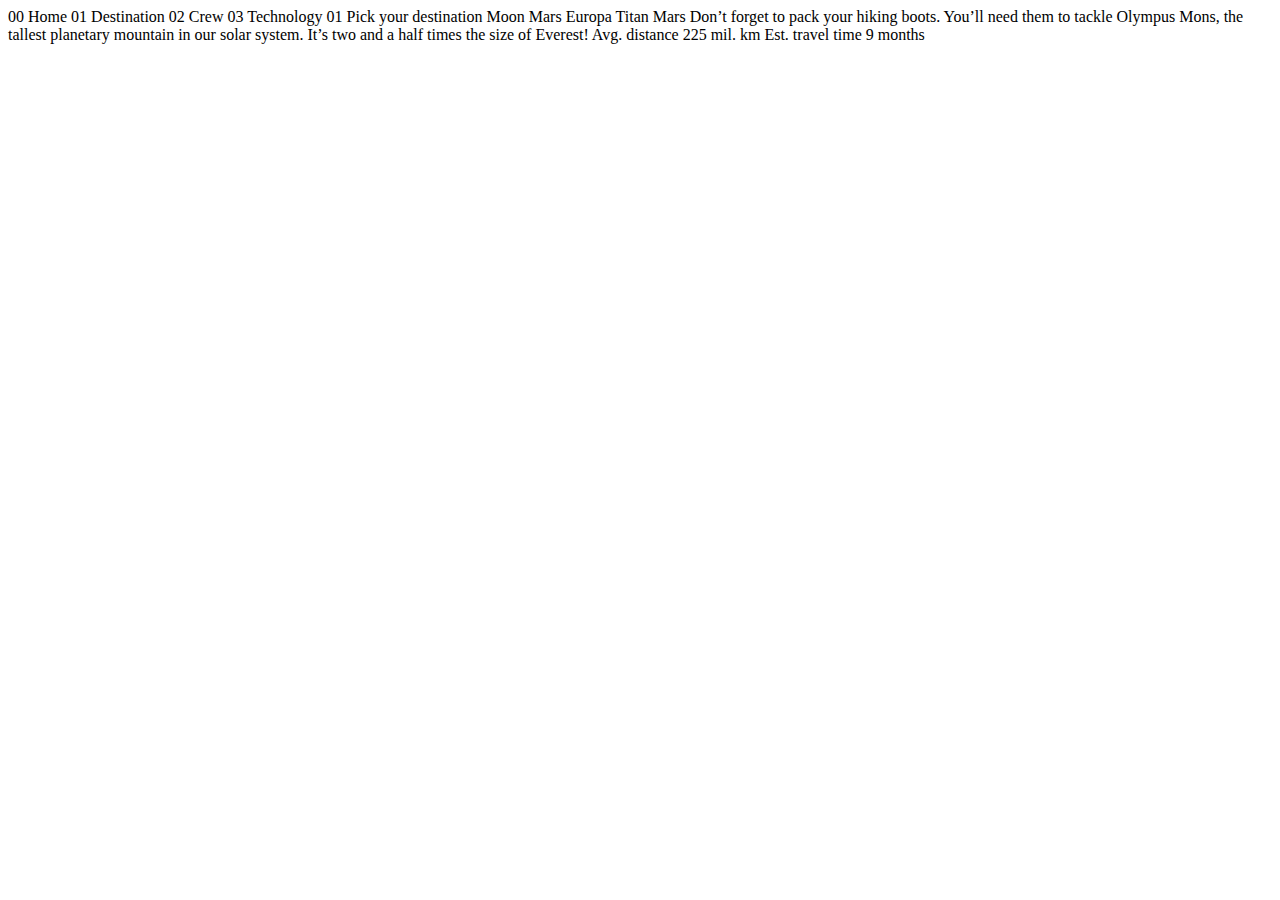
<file: assets/space-tourism-website-main/starter-code/destination-mars.html>
<!DOCTYPE html>
<html lang="en">
<head>
  <meta charset="UTF-8">
  <meta name="viewport" content="width=device-width, initial-scale=1.0">

  <link rel="icon" type="image/png" sizes="32x32" href="./assets/favicon-32x32.png">
  
  <title>Frontend Mentor | Space tourism website</title>
</head>
<body>

  00 Home
  01 Destination
  02 Crew
  03 Technology

  01 Pick your destination

  Moon
  Mars
  Europa
  Titan

  Mars

  Don’t forget to pack your hiking boots. You’ll need them to tackle Olympus Mons, 
  the tallest planetary mountain in our solar system. It’s two and a half times 
  the size of Everest!

  Avg. distance
  225 mil. km

  Est. travel time
  9 months
</body>
</html>
</file>
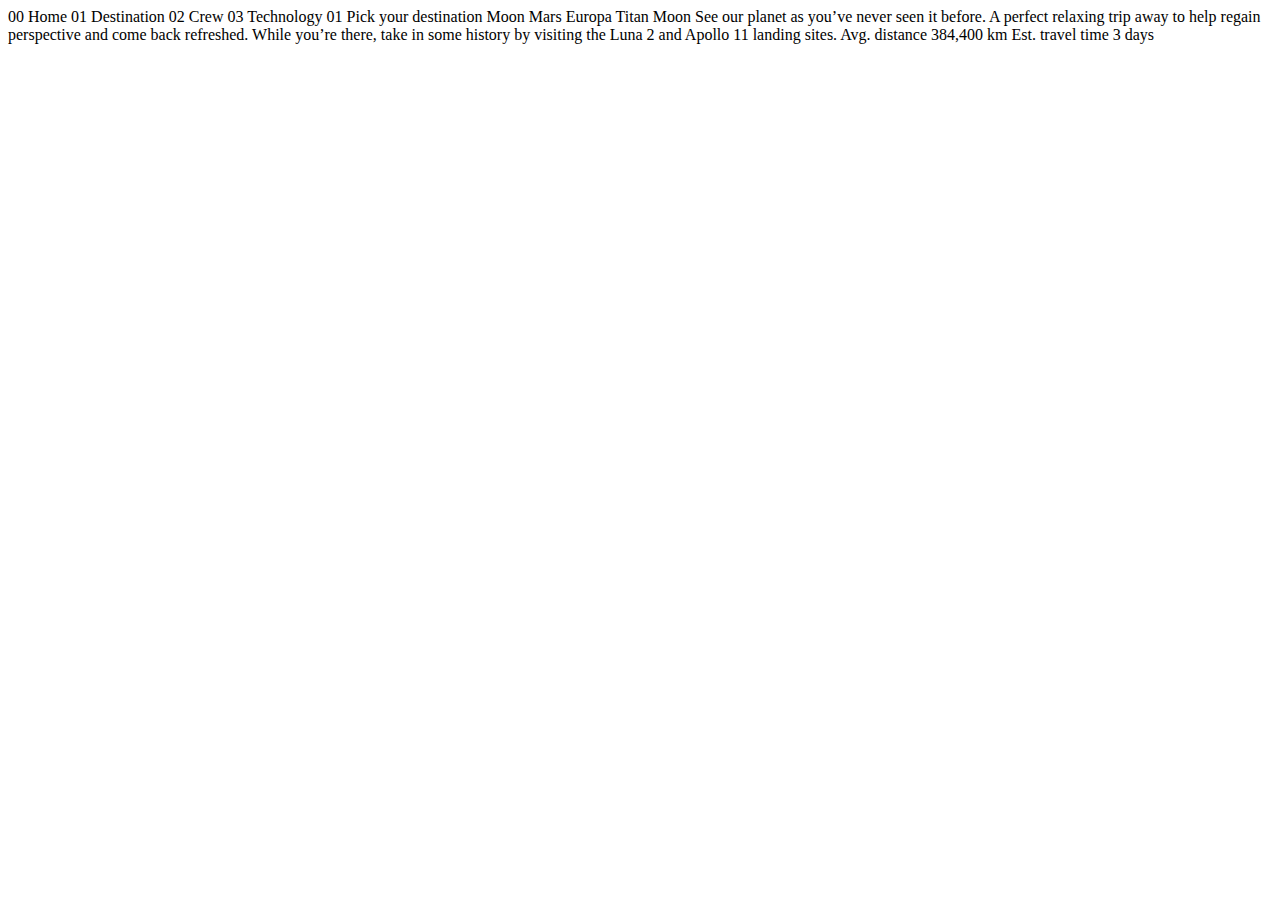
<file: assets/space-tourism-website-main/starter-code/destination-moon.html>
<!DOCTYPE html>
<html lang="en">
<head>
  <meta charset="UTF-8">
  <meta name="viewport" content="width=device-width, initial-scale=1.0">

  <link rel="icon" type="image/png" sizes="32x32" href="./assets/favicon-32x32.png">
  
  <title>Frontend Mentor | Space tourism website</title>
</head>
<body>

  00 Home
  01 Destination
  02 Crew
  03 Technology

  01 Pick your destination

  Moon
  Mars
  Europa
  Titan

  Moon

  See our planet as you’ve never seen it before. A perfect relaxing trip away to help 
  regain perspective and come back refreshed. While you’re there, take in some history 
  by visiting the Luna 2 and Apollo 11 landing sites.

  Avg. distance
  384,400 km

  Est. travel time
  3 days
</body>
</html>
</file>
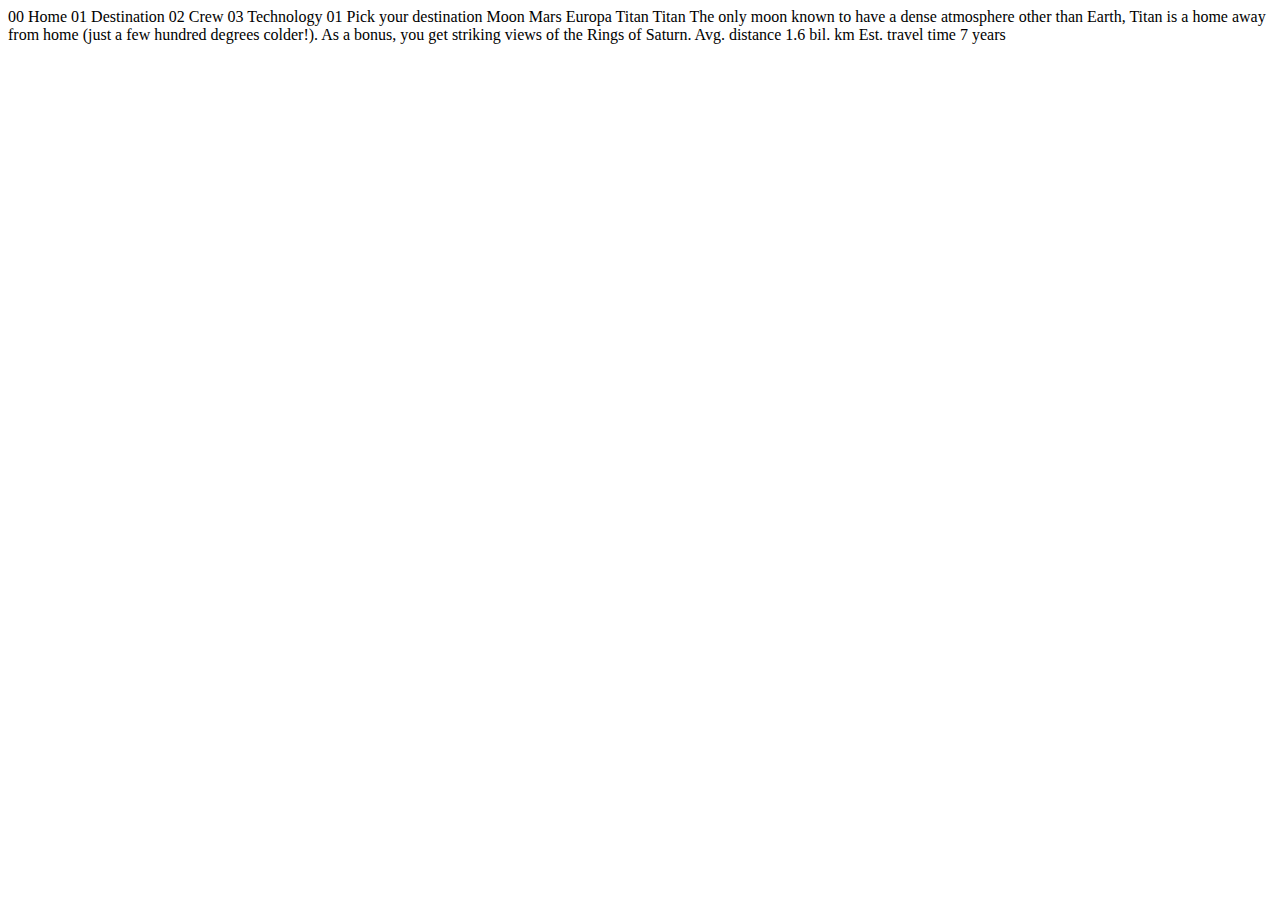
<file: assets/space-tourism-website-main/starter-code/destination-titan.html>
<!DOCTYPE html>
<html lang="en">
<head>
  <meta charset="UTF-8">
  <meta name="viewport" content="width=device-width, initial-scale=1.0">

  <link rel="icon" type="image/png" sizes="32x32" href="./assets/favicon-32x32.png">
  
  <title>Frontend Mentor | Space tourism website</title>
</head>
<body>

  00 Home
  01 Destination
  02 Crew
  03 Technology

  01 Pick your destination

  Moon
  Mars
  Europa
  Titan

  Titan

  The only moon known to have a dense atmosphere other than Earth, Titan 
  is a home away from home (just a few hundred degrees colder!). As a 
  bonus, you get striking views of the Rings of Saturn.

  Avg. distance
  1.6 bil. km

  Est. travel time
  7 years
</body>
</html>
</file>
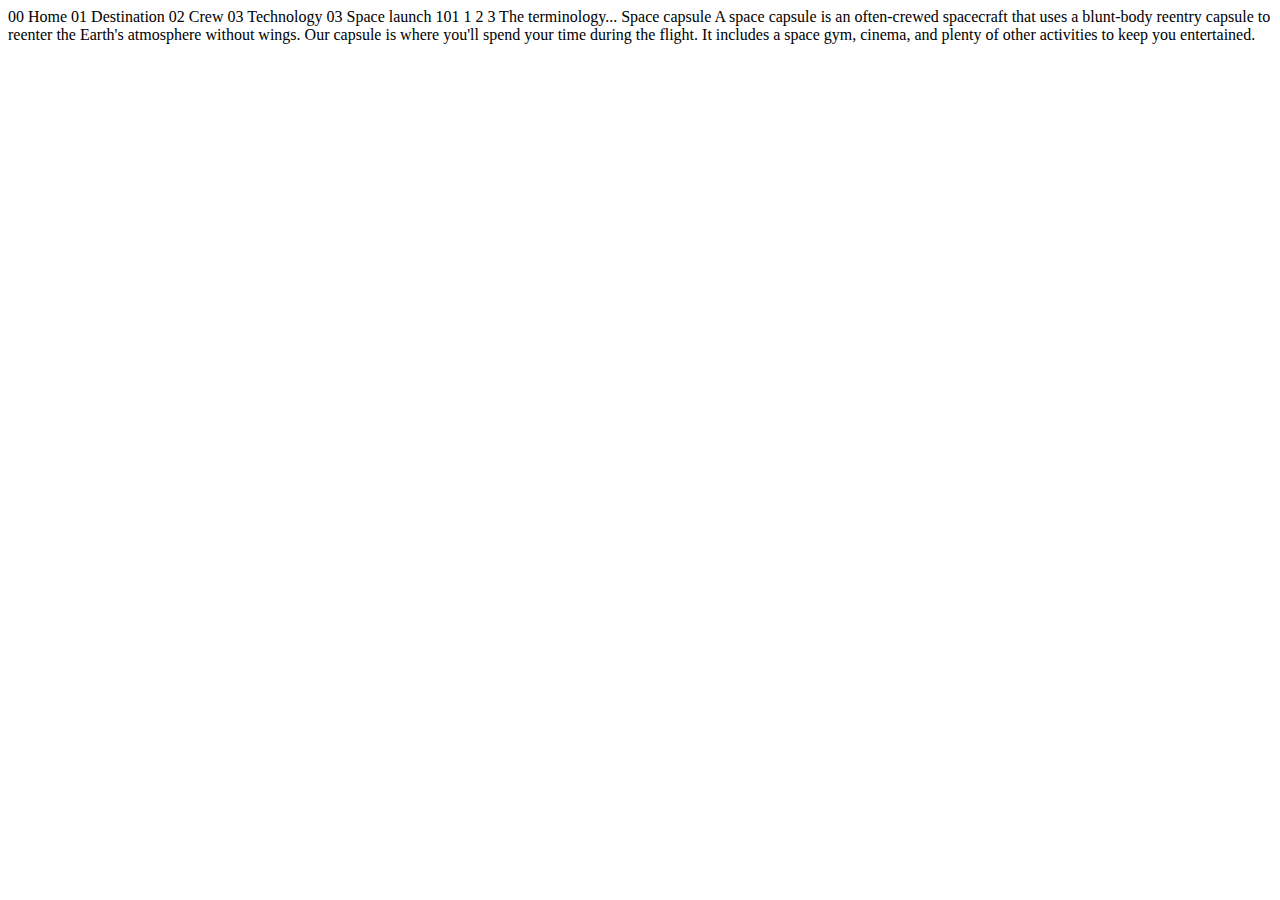
<file: assets/space-tourism-website-main/starter-code/technology-capsule.html>
<!DOCTYPE html>
<html lang="en">
<head>
  <meta charset="UTF-8">
  <meta name="viewport" content="width=device-width, initial-scale=1.0">

  <link rel="icon" type="image/png" sizes="32x32" href="./assets/favicon-32x32.png">
  
  <title>Frontend Mentor | Space tourism website</title>
</head>
<body>

  00 Home
  01 Destination
  02 Crew
  03 Technology

  03 Space launch 101

  1
  2
  3

  The terminology...
  Space capsule

  A space capsule is an often-crewed spacecraft that uses a blunt-body reentry 
  capsule to reenter the Earth's atmosphere without wings. Our capsule is where 
  you'll spend your time during the flight. It includes a space gym, cinema, 
  and plenty of other activities to keep you entertained.
</body>
</html>
</file>
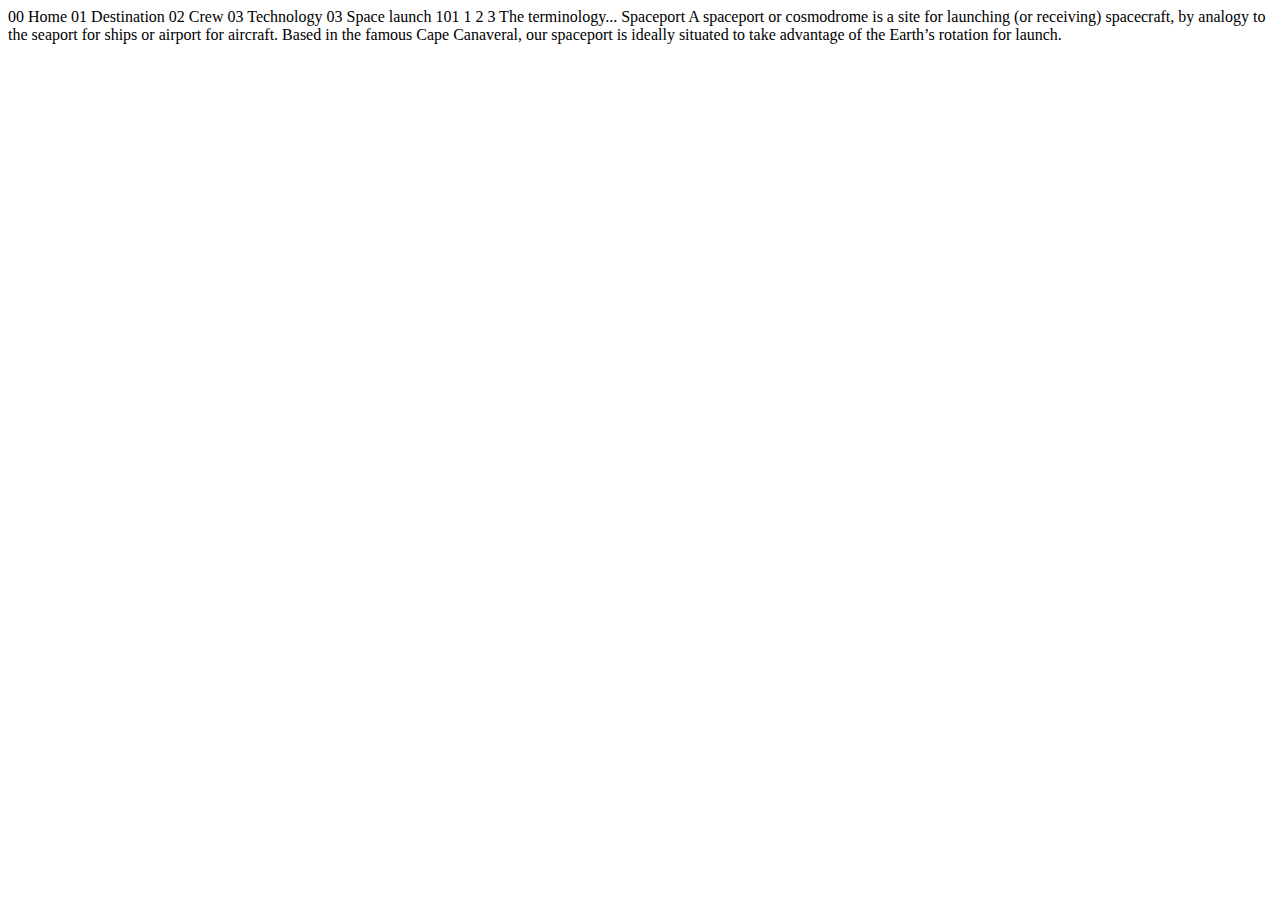
<file: assets/space-tourism-website-main/starter-code/technology-spaceport.html>
<!DOCTYPE html>
<html lang="en">
<head>
  <meta charset="UTF-8">
  <meta name="viewport" content="width=device-width, initial-scale=1.0">

  <link rel="icon" type="image/png" sizes="32x32" href="./assets/favicon-32x32.png">
  
  <title>Frontend Mentor | Space tourism website</title>
</head>
<body>

  00 Home
  01 Destination
  02 Crew
  03 Technology

  03 Space launch 101

  1
  2
  3

  The terminology...
  Spaceport

  A spaceport or cosmodrome is a site for launching (or receiving) spacecraft, 
  by analogy to the seaport for ships or airport for aircraft. Based in the 
  famous Cape Canaveral, our spaceport is ideally situated to take advantage 
  of the Earth’s rotation for launch.
</body>
</html>
</file>
<file: Styles/fonts.css>
h2 {
    font-family: 'Barlow Condensed', sans-serif;
    font-style: normal;
    font-weight: 100;
}

.space-title {
    font-family: 'Barlow Condensed', sans-serif;
    font-style: normal;
    font-weight: 200;
}

.home-sub-header {
    color: #D0D6F9;
}

.info,
.home-paragraph {
    color: #D0D6F9;
    font-family: 'Barlow', sans-serif;
    font-weight: 100;
    line-height: 1.7rem;
}
</file>
<file: Styles/breakpoints.css>
/* ------- Phone Styling ------- */
@media only screen and (max-width: 600px) {
    .nav-line {
        display: none;
    }
}
</file>
<file: Styles/home.css>
/* ------- Laptop Styling ------- */
@media only screen and (min-width: 996px) {
    * {
        margin: 0;
        padding: 0;
        box-sizing: border-box;
        color: #f1f1f1;
    }
    
    body {
        max-height: 100vh;
        background: url('../assets/images/home/background-home-desktop.jpg') no-repeat center center fixed;
        -webkit-background-size: cover;
        -moz-background-size: cover;
        -o-background-size: cover;
        background-size: cover;
    }
    
    .nav-container {
        width: 95%;
        margin: 51px auto 0 5%;
        display: flex;
        justify-content: space-between;
    }
    
    .nav-logo {
        cursor: pointer;
    }
    
    .navbar {
        width: 60%;
        display: flex;
        color: #f1f1f1;
        background-color: rgba(255,255,255,0.08);
        justify-content: center;
        align-items: center;
    }
    
    .item-container {
        display: flex;
        padding: 1rem 0;
        border-bottom: 3px solid transparent;
    }
    
    .item-container:hover {
        cursor: pointer;
        border-bottom: 3px solid #fff;
    }
    
    .current-page {
        border-bottom: 3px solid #fff;   
    }
    
    .numbers-bold {
        color: #fff;
        font-weight: bold;
        padding-right: .5rem;
    }
    
    a {
        text-decoration: none;
    }
    
    .nav-item {
        color: #aaa;
    }
    
    .nav-spacer {
        padding-right: 2.9rem;
    }
    
    .info-container {
        width: 78%;
        margin: 14% auto 0 auto;
        display: flex;
        justify-content: space-between;
    }
    
    .left-info-box {
        max-width: 44.5%;
    }
    
    .space-title {
        margin: .5rem 0 0 3px;
        font-size: 10rem;
    }
    
    .home-sub-header {
        font-size: 2.5rem;
        font-weight: 100;
    }
    
    .home-paragraph {
        font-size: 20px;
        margin-left: 4px;
    }
    
    .right-info-box {
        width: 250px;
        height: 250px;
        margin: 6rem 0 0 0;
    }
    
    .right-explorer-circle {
        background-color: #fff;
        border: 1px solid #fff;
        border-radius: 50%;
        text-align: center;
        margin: auto;
    }
    
    .explore {
        padding: 46% 11%;
        color: #000;
        font-size: 2rem;
        font-family: 'Bellefair', serif;
        font-style: normal;
        font-weight: 100;
    }
}

/* ------- Tablet Styling ------- */
@media only screen and (max-width: 995px) {
    body {
        max-height: 100vh;
        background: url('../assets/images/home/background-home-tablet.jpg') no-repeat center center fixed;
        -webkit-background-size: cover;
        -moz-background-size: cover;
        -o-background-size: cover;
        background-size: cover;
    }

    .info-container {
        width: 80%;
        margin: 0 auto;
        display: flex;
        flex-direction: column;
        justify-content: center;
        align-items: center;
    }

    .left-info-box {
        width: 100%;
        text-align: center;
    }

    .home-sub-header {
        color: #D0D6F9;
        margin: 4rem 0 1.58rem 0;
    }

    .space-title {
        font-size: 10rem;
    }

    .home-paragraph {
        width: 60%;
        color: #D0D6F9;
        margin: -20px auto 0 auto;
        font-family: 'Barlow', sans-serif;
        font-weight: 100;
        line-height: 1.7rem;
    }

    .right-info-box {
        width: 225px;
        height: 225px;
        margin: 12rem 0 0 0;
    }
    
    .right-explorer-circle {
        background-color: #fff;
        border: 1px solid #fff;
        border-radius: 50%;
        text-align: center;
        margin: auto;
    }
    
    .explore {
        padding: 46% 11%;
        color: #000;
        font-size: 2rem;
        font-family: 'Bellefair', serif;
        font-style: normal;
        font-weight: 100;
    }
}

@media only screen and (max-width: 767px) {
    body {
        max-height: 100vh;
        background: url('../assets/images/home/background-home-mobile.jpg') no-repeat center center fixed;
        -webkit-background-size: cover;
        -moz-background-size: cover;
        -o-background-size: cover;
        background-size: cover;
    }

    .home-sub-header {
        margin-bottom: 0;
    }

    .space-title {
        font-size: 5rem;
    }

    .home-paragraph {
        width: 100%;
        font-size: .89rem;
        margin-top: .8rem;
        text-align: center;
    }

    .right-info-box {
        width: 150px;
        height: 150px;
        margin: 3rem 0 0 0;
    }

    .explore {
        padding: 42% 11%;
        font-size: 1.25rem;
    }
}

/* Desktop Styling */
@media only screen and (min-width: 1439px) {
    .home-sub-header,
    .home-paragraph {
        color: #D0D6F9;
    }

    .right-explorer-circle {
        margin-top: 2rem;
    }
}
</file>
<file: Styles/navbar.css>
/* ------- Laptop Styling ------- */
@media only screen and (min-width: 992px) {
    * {
        margin: 0;
        padding: 0;
        box-sizing: border-box;
        color: #f1f1f1;
    }

    .mobile-navbar {
        display: none;
    }
    
    .nav-container {
        width: 95%;
        margin: 51px auto 0 5%;
        display: flex;
        justify-content: space-between;
        position: relative;
    }
    
    .nav-logo {
        cursor: pointer;
    }
    
    .nav-line {
        position: absolute;
        top: 51%;
        left: 8%;
        width: 426px;
        height: 1px;
        border: 1px solid #aaa;
        z-index: 1;
    }
    
    .navbar {
        width: 60%;
        display: flex;
        color: #f1f1f1;
        background-color: rgba(255,255,255,0.08);
        justify-content: center;
        align-items: center;
    }
    
    .item-container {
        display: flex;
        padding: 1rem 0;
        border-bottom: 3px solid transparent;
    }
    
    .item-container:hover {
        cursor: pointer;
        border-bottom: 3px solid #fff;
        transition: all .2s ease-in;
    }
    
    .current-page {
        border-bottom: 3px solid #fff; 
        transition: all .2s ease-in;
    }
    
    .numbers-bold {
        color: #fff;
        font-weight: bold;
        padding-right: .5rem;
    }
    
    a {
        text-decoration: none;
    }
    
    .nav-item {
        color: #aaa;
    }
    
    .nav-spacer {
        padding-right: 2.9rem;
    }
}

/* ------- Tablet Styling ------- */
@media only screen and (max-width: 995px) {
    * {
        margin: 0;
        padding: 0;
        box-sizing: border-box;
        color: #f1f1f1;
    }

    .mobile-navbar,
    .hide {
        display: none;
    }
    
    .nav-container {
        width: 95%;
        margin: 51px auto 0 5%;
        display: flex;
        justify-content: space-between;
        position: relative;
    }
    
    .nav-logo {
        cursor: pointer;
    }

    .nav-line,
    .numbers-bold,
    .nav-spacer {
        display: none;
    }

    .navbar {
        width: 60%;
        display: flex;
        color: #f1f1f1;
        background-color: rgba(255,255,255,0.08);
        justify-content: center;
        align-items: center;
    }

    .nav-item {
        margin-left: 1.5rem;
    }

    .item-container {
        display: flex;
        padding: 1rem 0;
        border-bottom: 3px solid transparent;
    }
    
    .item-container:hover {
        cursor: pointer;
        border-bottom: 3px solid #fff;
        transition: all .2s ease-in;
    }
    
    .current-page {
        border-bottom: 3px solid #fff; 
        transition: all .2s ease-in;
    }
    
    .numbers-bold {
        color: #fff;
        font-weight: bold;
        padding-right: .5rem;
    }
    
    a {
        text-decoration: none;
    }
}

@media only screen and (max-width: 767px) {
    * {
        margin: 0;
        padding: 0;
        box-sizing: border-box;
        color: #f1f1f1;
    }

    .desktop-navbar,
    .hide {
        display: none;
    }

    .nav-container {
        margin-top: 51px;
    }

    .mobile-navbar {
        width: 95%;
        min-height: 4.05rem;
        margin: 0 auto;
        display: flex;
        justify-content: space-between;
        position: relative;
    }

    .nav-logo,
    .logo-img {
        width: 40px;
        height: 40px;
        margin-top: 17px;
    }

    .nav-logo:hover {
        cursor: pointer;
    }

    .hamburger-menu {
        width: 30px;
        margin: 40px 26px 0 0;
    }

    .line {
        width: 100%;
        height: 4px;
        background-color: #fff;
        border: 1px solid #fff;
        margin-bottom: .4rem;
    }

    .line:last-child,
    .x-line-two {
        margin-bottom: 0;
    }

    .opened-menu {
        width: 66.2%;
        height: 100vh;
        left: 8rem;
        position: absolute;
        backdrop-filter: blur(20px);
        animation: display-menu .23s ease-in;
        z-index: 10;
    }

    .x-btn {
        width: 100%;
        margin-top: 31px;
        display: flex;
        justify-content: flex-end;
    }

    .fa-xmark {
        color: #fff;
        margin-right: 26px;
        margin-bottom: 2.25rem;
        font-size: 2.425rem;
    }

    .fa-xmark:hover {
        cursor: pointer;
    }

    .mobile-item-container {
        width: 80%;
        display: flex;
        margin: 0 0 1.25rem 1.88rem;
    }

    .mobile-item-container:hover {
        cursor: pointer;
    }

    .mobile-numbers-bold {
        margin-right: .8rem
    }

    @keyframes display-menu {
        0% {
            left: 0rem;
        }

        50% {
            left: 4rem;
        }

        100% {
            left: 8rem
        }
    }
}

/* Desktop Styling */
@media only screen and (min-width: 996px) and (max-width: 1219px) {
    .nav-line {
        width: 32.35%;
    }
}

@media only screen and (min-width: 1439px) {
    .nav-line {
        width: 29rem;
    }
}
</file>
<file: Styles/crew.css>
@media only screen and (min-width: 996px) {
    body {
        max-height: 100vh;
        background: url('../assets/images/crew/background-crew-desktop.jpg') no-repeat center center fixed;
        -webkit-background-size: cover;
        -moz-background-size: cover;
        -o-background-size: cover;
        background-size: cover;
    }
    
    .mobile-markup,
    .hide {
        display: none;
    }
    
    .current-page {
        border-bottom: 3px solid #fff;   
    }
    
    .crew-header {
        display: flex;
        font-size: 1.25rem;
        margin: 5rem auto 0 13%;
    }
    
    .page-number {
        color: #aaa;
        margin-right: 1rem;
    }
    
    /* Body Styling */
    .body-info-container {
        display: flex;
        max-height: 100vh;
        width: 80%;
        margin: 0 auto 0 11rem;
    }
    
    .all-info-boxes {
        width: 60%;
        min-height: 15.375rem;
        max-height: 15.375rem;
    }
    
    .info-container {
        margin-top: 7rem;
        min-height: 13.5rem;
        max-height: 13.5rem;
        animation: content-change .2s ease-in;
    }
    
    .images-container {
        width: 51%;
        min-height: 30.5rem;
        max-height: 30.5rem;
    }
    
    .info-header {
        color: #aaa;
        font-size: 1.68rem;
        padding-bottom: .7rem;
    }
    
    .info-name {
        font-size: 3rem;
        /* margin-left: 1rem; */
        padding: .6rem 0;
    }
    
    .info {
        max-width: 77.5%;
        /* margin-left: 1rem; */
        line-height: 1.825rem;
    }
    
    .info-text {
        color: #aaa;
        font-size: 1.2rem;
    }
    
    .nav-selector {
        display: flex;
        margin: 8rem 0 0 0;
    }
    
    .circle {
        width: 1rem;
        height: 1rem;
        margin-right: 1rem;
        background-color: #333;
        border-radius: 50%;
    }
    
    .circle:hover {
        cursor: pointer;
        background-color: #fff;
        transition: all .2s ease-in;
    }
    
    .current-person {
        background-color: #fff;
    }
    
    .img {
        width: auto;
        animation: content-change .2s ease-in;
    }
    
    .commander-img,
    .mission-specialist-img,
    .pilot-img,
    .flight-engineer-img {
        height: 114%;
    }
    
    @keyframes content-change {
        0% {
            opacity: 0;
        }
    
        100% {
            opacity: 1;
        }
    }
}

/* ------- Tablet Styling ------- */
@media only screen and (max-width: 995px) {
    body {
        max-height: 100vh;
        background: url('../assets/images/crew/background-crew-tablet.jpg') no-repeat center center fixed;
        -webkit-background-size: cover;
        -moz-background-size: cover;
        -o-background-size: cover;
        background-size: cover;
    } 

    .mobile-markup,
    .hide {
        display: none;
    }

    .crew-header {
        display: flex;
        font-size: 1.25rem;
        margin: 2rem auto 0 5%;
    }

    .page-number {
        color: #aaa;
        margin-right: 1rem;
    }

    .body-info-container {
        display: flex;
        flex-direction: column;
        justify-content: center;
        align-items: center;
        max-height: 100vh;
    }
    
    .all-info-boxes {
        width: 100%;
        min-height: 15.375rem;
        max-height: 15.375rem;
        text-align: center;
    }

    .info-header {
        color: #aaa;
        font-size: 1.68rem;
        margin-top: 4rem;
        /* padding-bottom: .7rem; */
    }

    .info-name {
        font-size: 40px;
        /* margin-left: 1rem; */
        padding: .6rem 0;
    }
    
    .info {
        max-width: 76%;
        margin: 0 auto;
        /* margin-left: 1rem; */
        line-height: 1.825rem;
    }
    
    .info-text {
        color: #aaa;
        font-size: 1.2rem;
        min-height: 116px;
    }

    .nav-selector {
        display: flex;
        justify-content: center;
        align-items: center;
        margin: 2rem 0 0 0;
    }
    
    .circle {
        width: 1rem;
        height: 1rem;
        margin-right: 1rem;
        background-color: #333;
        border-radius: 50%;
    }
    
    .circle:hover {
        cursor: pointer;
        background-color: #fff;
        transition: all .2s ease-in;
    }

    .current-person {
        background-color: #fff;
    }

    .images-container {
        margin-top: 7rem;
        max-height: 532px;
        justify-content: center;
        align-items: center;
    }
    
    .img {
        width: 495px;
        height: 495px;
        animation: content-change .2s ease-in;
    }
    
    .commander-img,
    .mission-specialist-img,
    .pilot-img,
    .flight-engineer-img {
        /* height: 114%; */
        object-fit: contain;
    }
    
    @keyframes content-change {
        0% {
            opacity: 0;
        }
    
        100% {
            opacity: 1;
        }
    }
}

@media only screen and (max-width: 767px) {
    body {
        max-height: 100vh;
        background: url('../assets/images/crew/background-crew-mobile.jpg') no-repeat center center fixed;
        -webkit-background-size: cover;
        -moz-background-size: cover;
        -o-background-size: cover;
        background-size: cover;
    } 

    .crew-header {
        justify-content: center;
    }

    .desktop-markup,
    .hide {
        display: none;
    }

    .mobile-markup {
        display: inline-block;
    }

    .nav-selector {
        margin: 3rem 0;
    }

    .images-container {
        width: 80%;
        max-height: 223px;
        border-bottom: .5px solid #f1f1f1;
        justify-content: center;
        margin-top: 1.8rem;
        text-align: center;
    }

    .img {
        width: 200px;
        height: 200px;
    }

    .commander-img {
        width: 177.22px;
        height: 222px;
    }

    .mission-specialist-img {
        width: 153.92px;
        height: 222px;
    }

    .pilot-img {
        width: 180.53px;
        height: 222px;
    }

    .flight-engineer-img {
        width: 226.15px;
        height: 222px;
    }

    .info-header {
        font-size: 1.5rem;
        margin-top: 0;
    }

    .info-name {
        padding: .3rem 0 .7rem 0;
    }

    .info {
        max-width: 96%;
    }

    .info-text {
        font-size: 1rem;
        color: #d0d6f9;
    }
}

@media only screen and (min-width: 1439px) {
    .images-container {
        min-height: 35rem;
        max-height: 35rem;
    }

    .body-info-container {
        width: 77%;
    }

    .info-text {
        max-width: 25rem;
        color: #d0d6f9;
        font-family: 'Barlow', sans-serif;
        font-size: 1rem;
        font-weight: 100;
        line-height: 1.7rem;
    }

    .commander-img,
    .mission-specialist-img,
    .pilot-img,
    .flight-engineer-img {
        height: 120.55%;
    }
}
</file>
<file: Styles/destination.css>
@media only screen and (min-width: 996px) {
    body {
        max-height: 100vh;
        background: url('../assets/images/destination/background-destination-desktop.jpg') no-repeat center center fixed;
        -webkit-background-size: cover;
        -moz-background-size: cover;
        -o-background-size: cover;
        background-size: cover;
    }
    
    .destination-header {
        display: flex;
        margin: 5rem auto 0 13%;
    }
    
    .page-number {
        color: #aaa;
        margin-right: 1rem;
    }
    
    .body-info-container {
        display: flex;
        width: 80%;
        margin: 0 auto;
    }
    
    .images-container {
        width: 55%;
        margin-top: 6rem;
    }
    
    .info-container {
        width: 45%;
    }
    
    .body-nav-container {
        display: flex;
        margin: 0 auto;
    }
    
    .body-nav-item {
        color: #D0D6F9;
        padding: .5rem 0;
        border-bottom: 2px solid transparent;
    }
    
    .body-nav-item:hover {
        cursor: pointer;
        transition: all .2s ease-in;
        border-bottom: 2px solid #fff;
    }
    
    .current-img {
        border-bottom: 2px solid #fff;
        color: #fff;
    }
    
    .hide {
        display: none;
    }
    
    .body-nav-spacer {
        padding-right: 2rem;
    }
    
    /* Info Body */
    .moon-container,
    .mars-container,
    .europa-container,
    .titan-container {
        margin: 2rem 0 0 1rem;
        animation: content-change .2s ease-in;
    }
    
    .moon-img,
    .mars-img,
    .europa-img,
    .titan-img {
        animation: content-change .8s ease-in;
    }
    
    .description-container {
        min-height: 17.65rem;
        border-bottom: .5px solid #f1f1f1;
    }
    
    .title-header {
        font-size: 5.8rem;
        margin-top: 4rem;
    }
    
    .planet-info {
        color: #D0D6F9;
        font-size: 1.3rem;
        line-height: 2.35rem;
        padding-bottom: 4rem;
    }
    
    .planet-stats {
        display: flex;
        justify-content: space-between;
        width: 80%;
        margin-top: 2rem;
    }
    
    .stat-header {
        font-size: .85rem;
        color: #D0D6F9;
    }
    
    .stat {
        margin-top: .85rem;
        font-size: 1.825rem;
    }
    
    @keyframes content-change {
        0% {
            opacity: 0;
        }
    
        100% {
            opacity: 1;
        }
    }
}

@media only screen and (max-width: 995px) {
    body {
        width: 100%;
        max-height: 100vh;
        background: url('../assets/images/destination/background-destination-tablet.jpg') no-repeat center center fixed;
        -webkit-background-size: cover;
        -moz-background-size: cover;
        -o-background-size: cover;
        background-size: cover;
    }
    
    .destination-header {
        display: flex;
        margin: 1.5rem auto 0 5%;
    }
    
    .page-number {
        color: #707070;
        margin-right: 1rem;
    }

    .hide {
        display: none;
    }

    .body-info-container {
        width: 80%;
        margin: 0 auto;
        display: flex;
        flex-direction: column;
        justify-content: center;
        align-items: center;
    }

    .images-container {
        margin: 3rem auto 0 auto;
        width: 50%;
        justify-content: center;
    }

    img {
        width: 100%;
        /* margin: 0 auto 0 20%; */
        animation: content-change .2s ease-in;
    }

    .body-nav-container {
        width: 60%;
        margin: 2rem auto;
        display: flex;
        justify-content: space-evenly;
    }

    .body-nav-item {
        color: #D0D6F9;
        padding: .5rem 0;
        border-bottom: 2px solid transparent;
    }
    
    .body-nav-item:hover {
        cursor: pointer;
        transition: all .2s ease-in;
        border-bottom: 2px solid #fff;
    }
    
    .current-img {
        color: #fff;
        border-bottom: 2px solid #fff;
    }

    .description-container {
        min-height: 18.25rem;
        max-height: 18.25rem;
        display: flex;
        justify-content: center;
        align-items: center;
        flex-direction: column;
        border-bottom: .5px solid #f1f1f1;
    }

    .title-header {
        font-size: 4.28rem;
        margin: 0 auto;
        justify-content: center;
    }
    
    .planet-info {
        width: 95%;
        color: #D0D6F9;
        text-align: center;
        font-size: 1.3rem;
        line-height: 2.35rem;
        padding-bottom: 2.5rem;
    }
    
    .planet-stats {
        width: 80%;
        margin: 1.125rem auto 0 auto;
        display: flex;
        justify-content: space-evenly;
    }
    
    .stat-header {
        font-size: .85rem;
        color: #D0D6F9;
    }
    
    .stat {
        margin-top: .85rem;
        font-size: 1.825rem;
    }

    .moon-container,
    .mars-container,
    .europa-container,
    .titan-container {
        margin: 2rem 0 0 1rem;
        animation: content-change .2s ease-in;
    }
    
    .moon-img,
    .mars-img,
    .europa-img,
    .titan-img {
        animation: content-change .8s ease-in;
    }
    
    @keyframes content-change {
        0% {
            opacity: 0;
        }
    
        100% {
            opacity: 1;
        }
    }
}

@media only screen and (max-width: 767px) {
    body {
        width: 100%;
        max-height: 100vh;
        background: url('../assets/images/destination/background-destination-mobile.jpg') no-repeat center center fixed;
        -webkit-background-size: cover;
        -moz-background-size: cover;
        -o-background-size: cover;
        background-size: cover;
    }

    .destination-header {
        justify-content: center;
    }

    .images-container {
        margin: 1.3rem 0 0 0;
    }

    .body-nav-container {
        margin: .6rem auto 0 auto;
    }

    .body-nav-item {
        margin-right: 1rem;
    }

    .current-img {
        color: #fff;
    }

    .description-container {
        min-height: 14.25rem;
        max-height: 14.25rem;
    }

    .moon-container,
    .mars-container,
    .europa-container,
    .titan-container {
        margin-top: 1.25rem;
    }

    .title-header {
        margin: 0 auto;
    }

    .planet-info {
        width: 100%;
        font-size: .9rem;
        line-height: 1.5rem;
    }

    .planet-stats {
        align-items: center;
        flex-direction: column;
    }

    .distance-info {
        margin-bottom: 2rem;
    }

    .stat-header {
        color: #fff;
        text-align: center;
    }

    .stat {
        text-align: center;
    }
}

/* Desktop Styling */
@media only screen and (min-width: 1439px) {
    .destination-header {
        font-size: 1.54rem;
    }

    .title-header {
        font-size: 8.2rem;
    }
}
</file>
<file: Styles/tech.css>
@media only screen and (min-width: 996px) {
    body {
        max-height: 100vh;
        background: url('../assets/images/technology/background-technology-desktop.jpg') no-repeat center center fixed;
        -webkit-background-size: cover;
        -moz-background-size: cover;
        -o-background-size: cover;
        background-size: cover;
    }
    
    .mobile-markup {
        display: none;
    }
    
    .hide {
        display: none;
    }
    
    .current-page {
        border-bottom: 3px solid #fff;   
    }
    
    .tech-header {
        display: flex;
        font-size: 1.8rem;
        margin: 5rem auto 0 13%;
    }
    
    .page-number {
        color: #aaa;
        margin-right: 1rem;
    }
    
    /* Body Styling */
    .body-container {
        display: flex;
        width: 100%;
    }
    
    .nav-numbers {
        width: 25%;
        margin: 5.8125rem auto 0 auto;
    }
    
    .info-container {
        width: 45%;
        margin-top: 5.8125rem;
        animation: content-change .2s ease-in;
    }
    
    .img-container {
        width: 33%;
    }
    
    .nav-circle {
        width: 5rem;
        height: 5rem;
        border: .2px solid #fff;
        border-radius: 50%;
        font-size: 2rem;
        margin: 0 auto 2rem auto;
        margin-left: 11.3rem;
        padding-top: 1.4rem;
        text-align: center;
        transition: all .2s ease-in;
    }
    
    .nav-circle:hover {
        background-color: #fff;
        color: #000;
        cursor: pointer;
        transition: all .2s ease-in;
    }
    
    .current-circle {
        background-color: #fff;
        color: #000;  
    }
    
    .term-header {
        color: #aaa;
        margin-bottom: 1rem;
    }
    
    .info-header {
        font-size: 2.45rem;
        margin-bottom: .6rem;
    }
    
    .info {
        width: 27.75rem;
        font-size: 1.123rem;
        line-height: 2rem;
        font-family: 'Barlow', sans-serif;
    }
    
    img {
        width: 100%;
    }
    
    .tech-img {
        animation: content-change .2s ease-in;
    } 
    
    @keyframes content-change {
        0% {
            opacity: 0;
        }
    
        100% {
            opacity: 1;
        }
    }
}

@media only screen and (max-width: 995px) {
    body {
        max-height: 100vh;
        background: url('../assets/images/technology/background-technology-tablet.jpg') no-repeat center center fixed;
        -webkit-background-size: cover;
        -moz-background-size: cover;
        -o-background-size: cover;
        background-size: cover;
    }

    .desktop-markup {
        display: none;
    }

    .hide {
        display: none;
    }

    .tech-header {
        display: flex;
        font-size: 1.25rem;
        margin: 2rem auto 0 5%;
    }

    .page-number {
        color: #aaa;
        margin-right: 1rem;
    }

    .img-container {
        width: 100%;
        margin-top: 4rem;
    }

    .lauch-img {
        width: 102%;
    }

    .nav-numbers {
        display: flex;
        justify-content: center;
        align-items: center;
    }

    .nav-circle {
        width: 5rem;
        height: 5rem;
        border: .2px solid #fff;
        border-radius: 50%;
        font-size: 2rem;
        margin: 3rem 1rem 2rem 0;
        padding-top: 1.4rem;
        text-align: center;
        transition: all .2s ease-in;
    }
    
    .nav-circle:hover {
        background-color: #fff;
        color: #000;
        cursor: pointer;
        transition: all .2s ease-in;
    }

    .info-container {
        width: 70%;
        margin: 0 auto;
        text-align: center;
        animation: content-change .2s ease-in;
    }

    .term-header {
        color: #aaa;
        margin-bottom: 1rem;
    }

    .info-header {
        font-size: 2.45rem;
        margin-bottom: .6rem;
    }
    
    .info {
        font-size: 1.123rem;
        line-height: 2rem;
        font-family: 'Barlow', sans-serif;
    }

    .tech-img {
        width: 100%;
        animation: content-change .2s ease-in;
    }

    @keyframes content-change {
        0% {
            opacity: 0;
        }
    
        100% {
            opacity: 1;
        }
    }
}

@media only screen and (max-width: 767px) {
    body {
        max-height: 100vh;
        background: url('../assets/images/technology/background-technology-mobile.jpg') no-repeat center center fixed;
        -webkit-background-size: cover;
        -moz-background-size: cover;
        -o-background-size: cover;
        background-size: cover;
    }

    .tech-header {
        font-size: 1rem;
        justify-content: center;
    }

    .body-container,
    .img-container,
    .tech-img {
        max-width: 100%;
    }

    .img-container {
        margin-top: 1.5rem;
    }

    .nav-circle {
        width: 2rem;
        height: 2rem;
        font-size: 1rem;
        margin-top: 1.5rem;
        padding-top: .4rem;
    }

    .info-container {
        width: 90%;
    }

    .term-header {
        color: #D0D6F9;
        font-size: 1rem;
    }

    .info-header {
        font-size: 1.5rem;
    }

    .info {
        width: 90%;
        color: #D0D6F9;
        font-size: .9rem;
        margin:  0 auto;
    }
}
</file>
